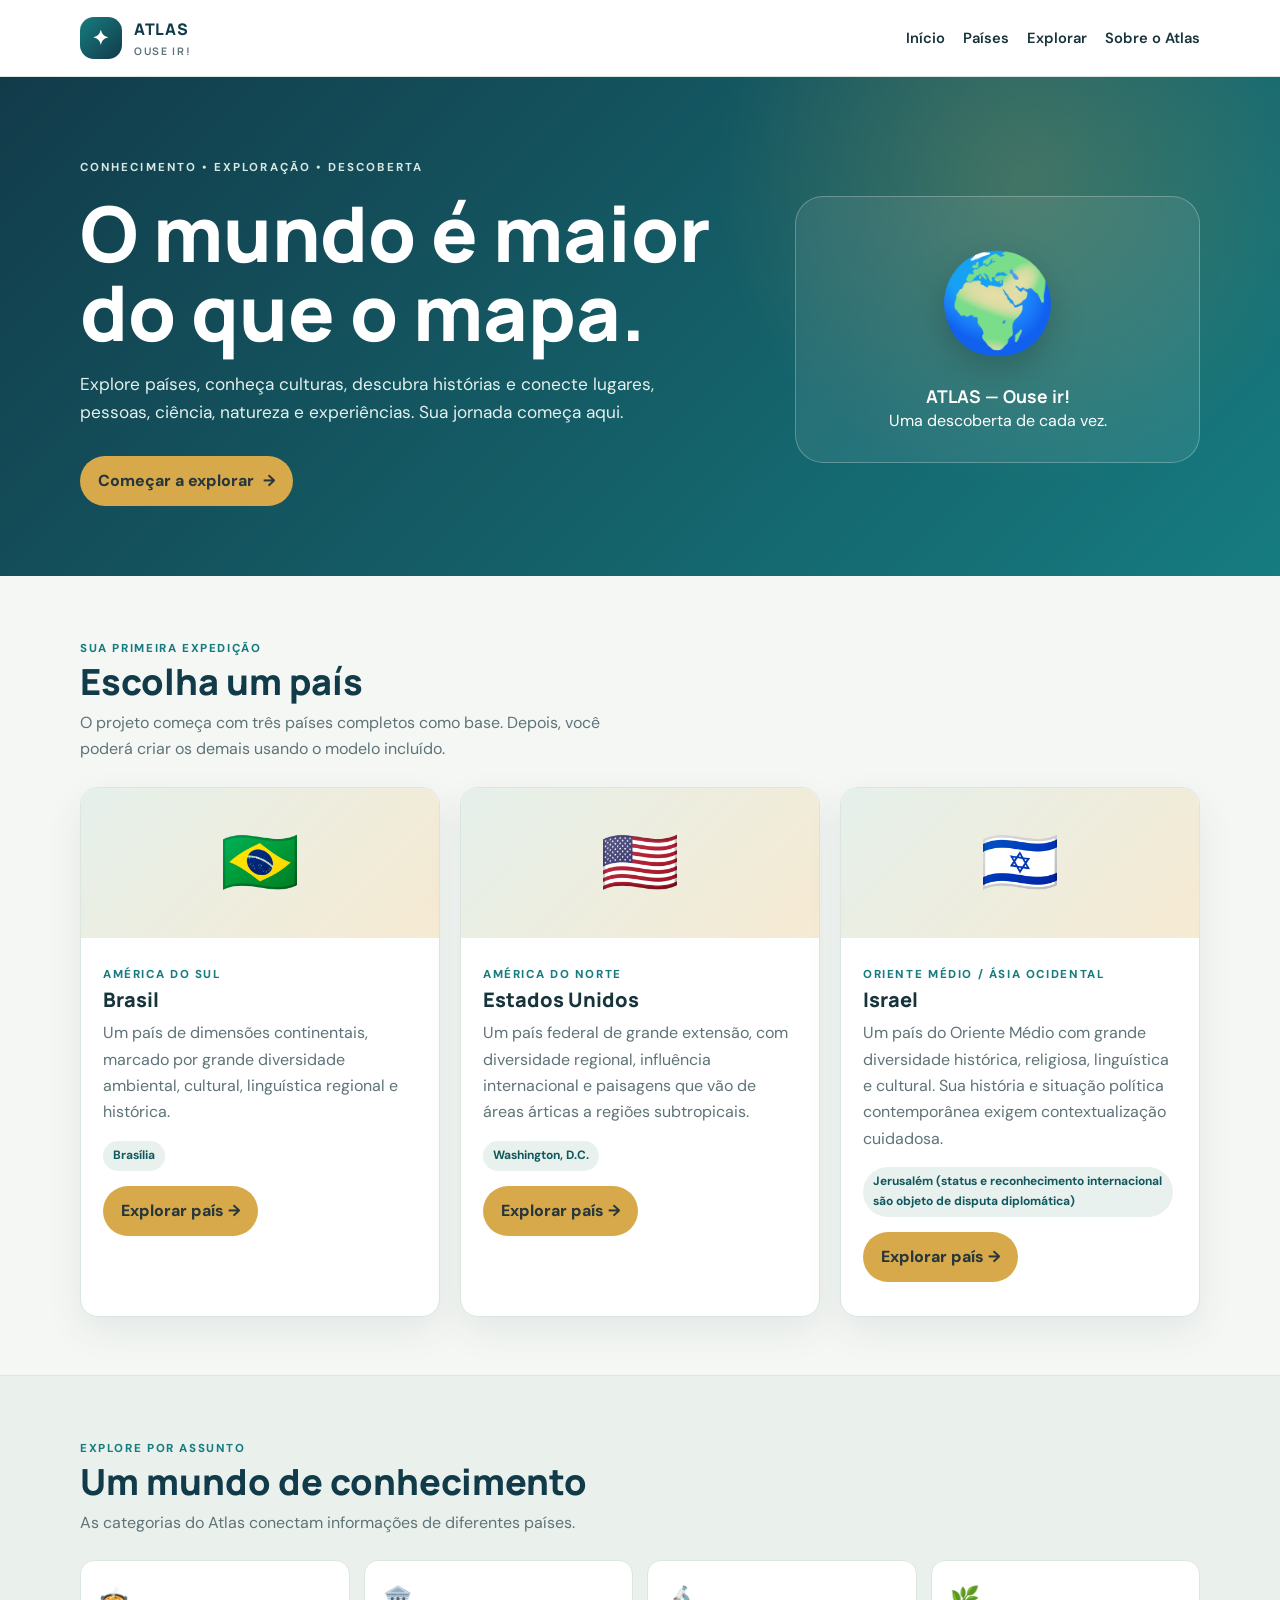
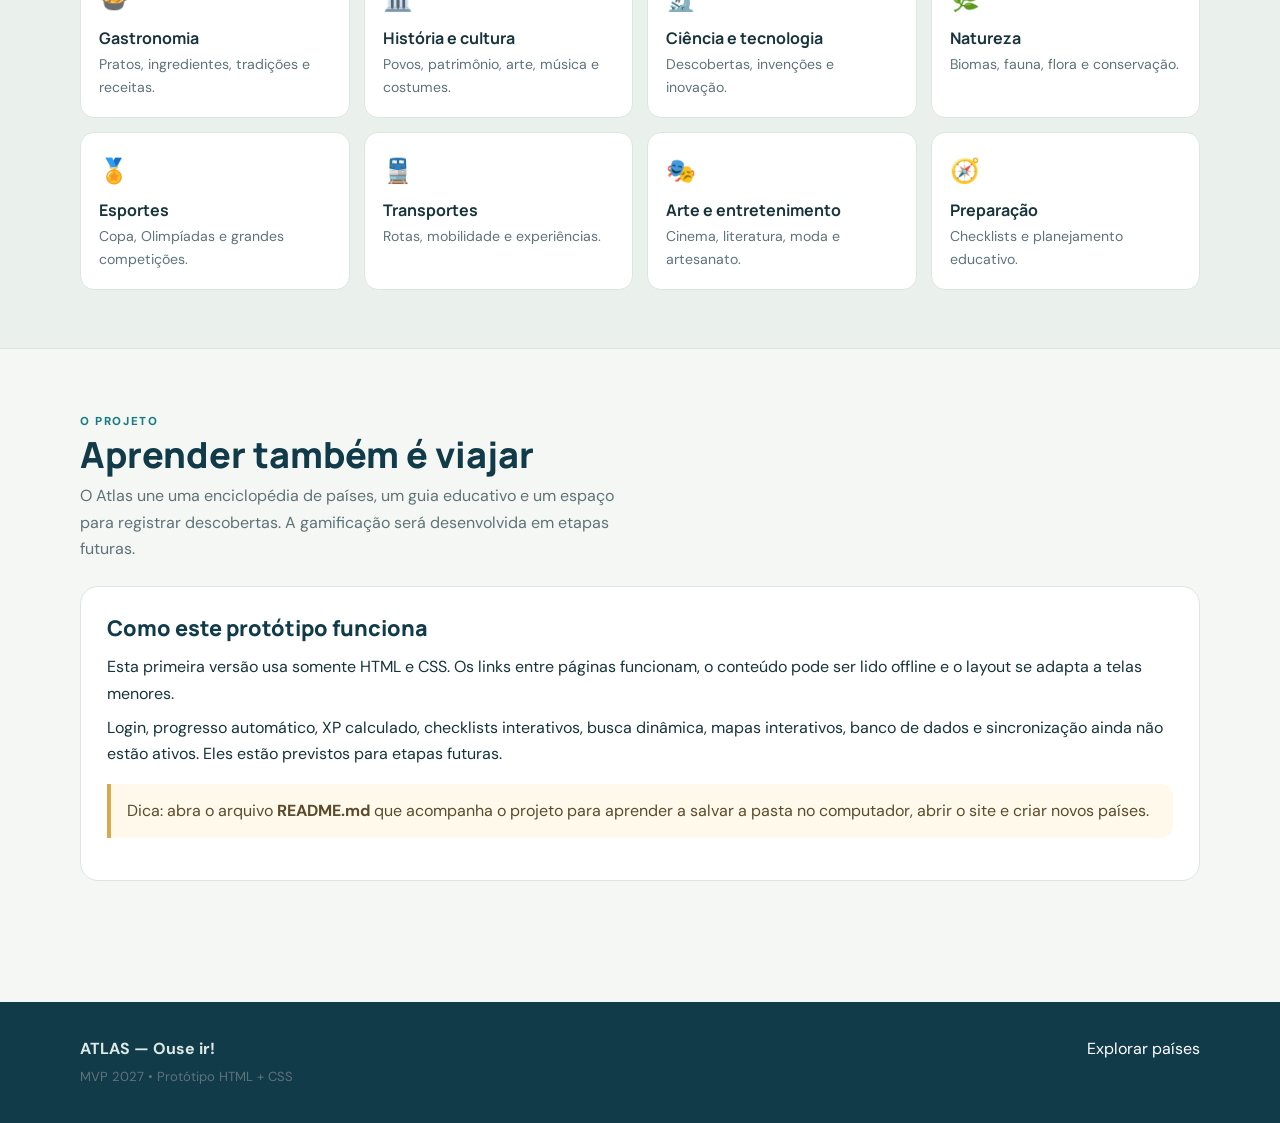
<file: index.html>
<!DOCTYPE html>
<html lang="pt-BR">
<head>
  <meta charset="UTF-8">
  <meta name="viewport" content="width=device-width, initial-scale=1.0">
  <meta name="description" content="ATLAS — Ouse ir! Explore países, culturas, história, ciência e natureza.">
  <title>ATLAS — Ouse ir!</title>
  <link rel="stylesheet" href="css/estilo.css">
</head>
<body>
<a class="skip-link" href="#conteudo">Pular para o conteúdo</a>
<header class="site-header">
  <div class="container header-inner">
    <a class="brand" href="index.html" aria-label="Atlas, página inicial">
      <span class="brand-mark">✦</span><span>ATLAS<small>OUSE IR!</small></span>
    </a>
    <nav class="main-nav" aria-label="Navegação principal">
      <a href="index.html">Início</a><a href="index.html#paises">Países</a>
      <a href="index.html#explorar">Explorar</a><a href="index.html#sobre">Sobre o Atlas</a>
    </nav>
  </div>
</header>
<main id="conteudo">
  <section class="hero"><div class="container hero-grid">
    <div><span class="eyebrow">Conhecimento • Exploração • Descoberta</span>
      <h1>O mundo é maior do que o mapa.</h1>
      <p>Explore países, conheça culturas, descubra histórias e conecte lugares, pessoas, ciência, natureza e experiências. Sua jornada começa aqui.</p>
      <a class="button" href="#paises">Começar a explorar <span aria-hidden="true">→</span></a>
    </div>
    <div class="hero-art"><div><div class="hero-globe" aria-hidden="true">🌍</div><strong>ATLAS — Ouse ir!</strong><span>Uma descoberta de cada vez.</span></div></div>
  </div></section>
  <section class="section" id="paises"><div class="container">
    <div class="section-heading"><div><span class="kicker">Sua primeira expedição</span><h2>Escolha um país</h2><p>O projeto começa com três países completos como base. Depois, você poderá criar os demais usando o modelo incluído.</p></div></div>
    <div class="grid">
<article class="card"><div class="country-visual" aria-hidden="true">🇧🇷</div>
  <div class="country-body"><span class="kicker">América do Sul</span><h3>Brasil</h3>
  <p>Um país de dimensões continentais, marcado por grande diversidade ambiental, cultural, linguística regional e histórica.</p><span class="pill">Brasília</span>
  <p><a class="button" href="paises/brasil.html">Explorar país →</a></p></div></article>

<article class="card"><div class="country-visual" aria-hidden="true">🇺🇸</div>
  <div class="country-body"><span class="kicker">América do Norte</span><h3>Estados Unidos</h3>
  <p>Um país federal de grande extensão, com diversidade regional, influência internacional e paisagens que vão de áreas árticas a regiões subtropicais.</p><span class="pill">Washington, D.C.</span>
  <p><a class="button" href="paises/estados-unidos.html">Explorar país →</a></p></div></article>

<article class="card"><div class="country-visual" aria-hidden="true">🇮🇱</div>
  <div class="country-body"><span class="kicker">Oriente Médio / Ásia Ocidental</span><h3>Israel</h3>
  <p>Um país do Oriente Médio com grande diversidade histórica, religiosa, linguística e cultural. Sua história e situação política contemporânea exigem contextualização cuidadosa.</p><span class="pill">Jerusalém (status e reconhecimento internacional são objeto de disputa diplomática)</span>
  <p><a class="button" href="paises/israel.html">Explorar país →</a></p></div></article></div>
  </div></section>
  <section class="feature-band section" id="explorar"><div class="container">
    <div class="section-heading"><div><span class="kicker">Explore por assunto</span><h2>Um mundo de conhecimento</h2><p>As categorias do Atlas conectam informações de diferentes países.</p></div></div>
    <div class="feature-list">
      <article class="feature"><span>🍲</span><h3>Gastronomia</h3><p>Pratos, ingredientes, tradições e receitas.</p></article>
      <article class="feature"><span>🏛️</span><h3>História e cultura</h3><p>Povos, patrimônio, arte, música e costumes.</p></article>
      <article class="feature"><span>🔬</span><h3>Ciência e tecnologia</h3><p>Descobertas, invenções e inovação.</p></article>
      <article class="feature"><span>🌿</span><h3>Natureza</h3><p>Biomas, fauna, flora e conservação.</p></article>
      <article class="feature"><span>🏅</span><h3>Esportes</h3><p>Copa, Olimpíadas e grandes competições.</p></article>
      <article class="feature"><span>🚆</span><h3>Transportes</h3><p>Rotas, mobilidade e experiências.</p></article>
      <article class="feature"><span>🎭</span><h3>Arte e entretenimento</h3><p>Cinema, literatura, moda e artesanato.</p></article>
      <article class="feature"><span>🧭</span><h3>Preparação</h3><p>Checklists e planejamento educativo.</p></article>
    </div>
  </div></section>
  <section class="section" id="sobre"><div class="container">
    <div class="section-heading"><div><span class="kicker">O projeto</span><h2>Aprender também é viajar</h2><p>O Atlas une uma enciclopédia de países, um guia educativo e um espaço para registrar descobertas. A gamificação será desenvolvida em etapas futuras.</p></div></div>
    <div class="content-section"><h2>Como este protótipo funciona</h2>
      <p>Esta primeira versão usa somente HTML e CSS. Os links entre páginas funcionam, o conteúdo pode ser lido offline e o layout se adapta a telas menores.</p>
      <p>Login, progresso automático, XP calculado, checklists interativos, busca dinâmica, mapas interativos, banco de dados e sincronização ainda não estão ativos. Eles estão previstos para etapas futuras.</p>
      <div class="note">Dica: abra o arquivo <strong>README.md</strong> que acompanha o projeto para aprender a salvar a pasta no computador, abrir o site e criar novos países.</div>
    </div>
  </div></section>
</main>
<footer class="site-footer"><div class="container footer-inner"><div><strong>ATLAS — Ouse ir!</strong><br><span class="small">MVP 2027 • Protótipo HTML + CSS</span></div><div><a href="#paises">Explorar países</a></div></div></footer>
</body></html>
</file>
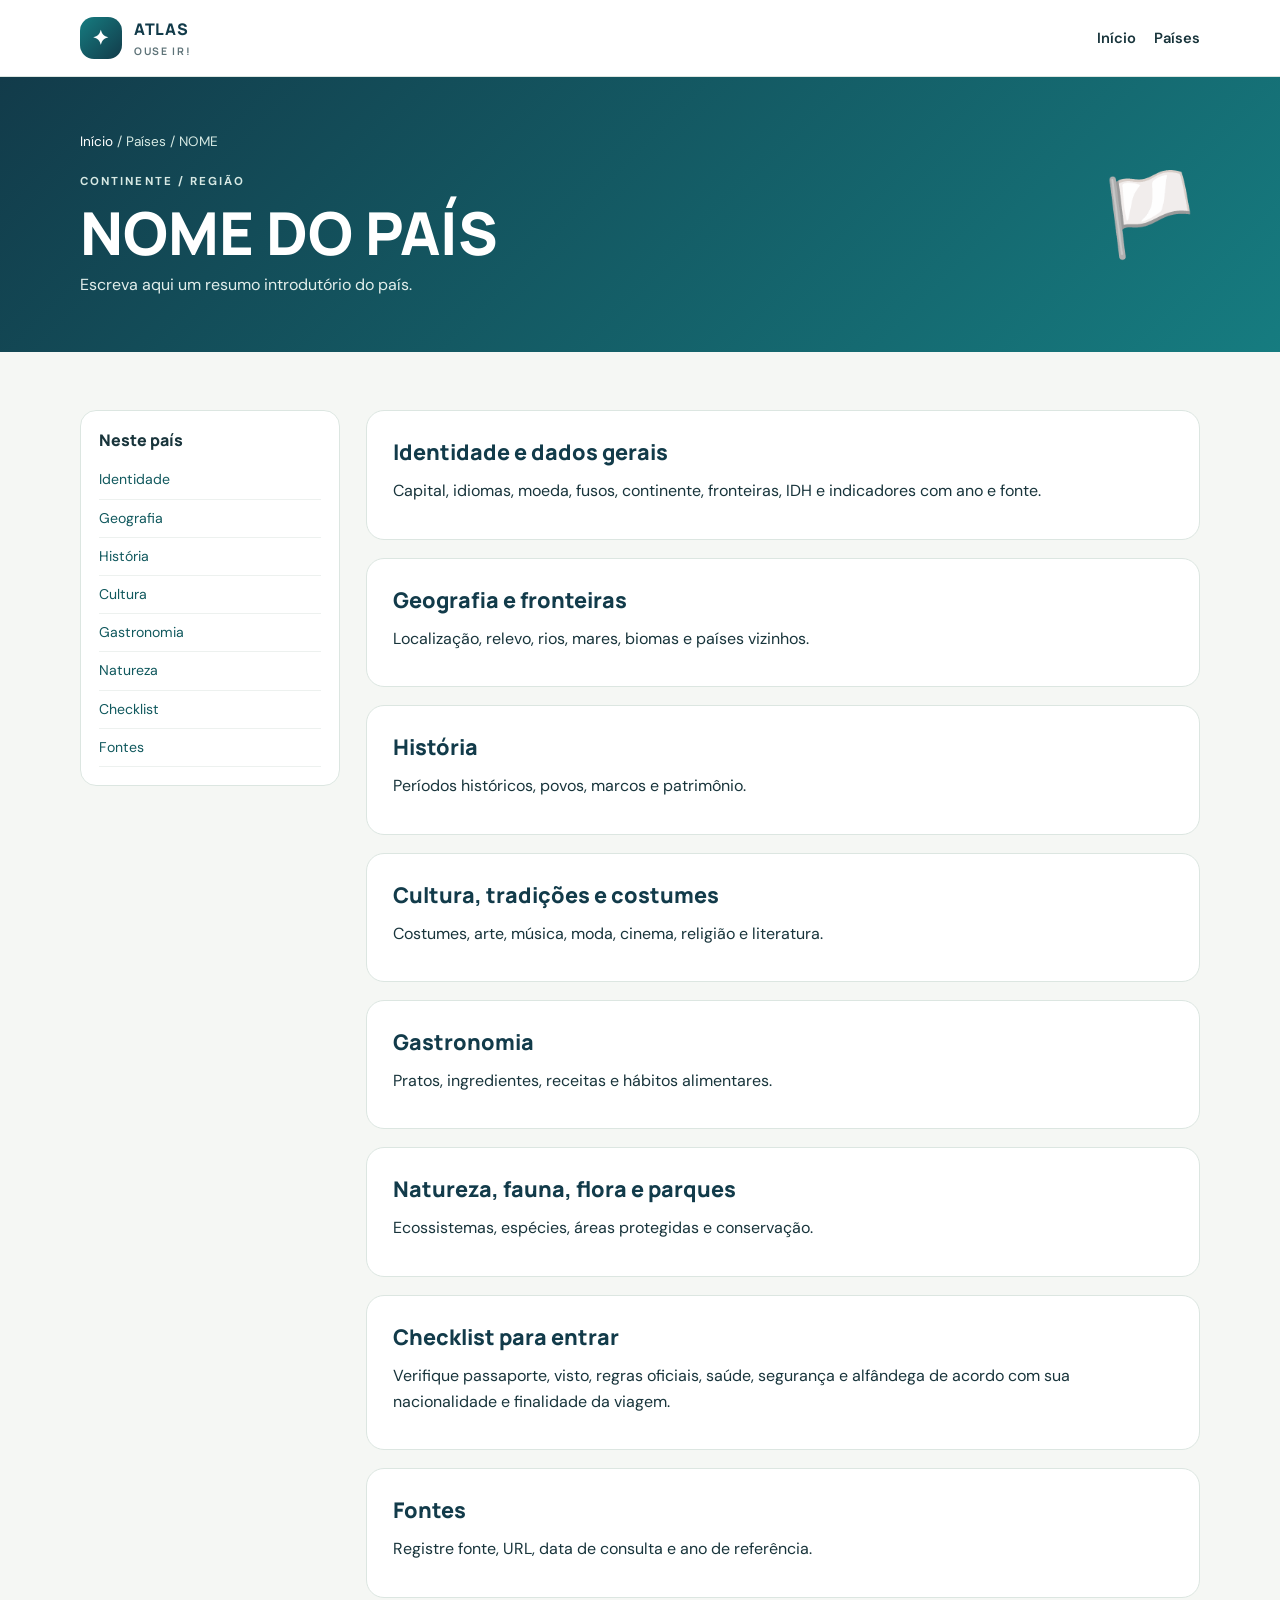
<file: modelos/modelo-pais.html>
<!DOCTYPE html>
<html lang="pt-BR">
<head>
  <meta charset="UTF-8">
  <meta name="viewport" content="width=device-width, initial-scale=1.0">
  <title>NOME DO PAÍS | ATLAS — Ouse ir!</title>
  <link rel="stylesheet" href="../css/estilo.css">
</head>
<body>
<!-- Copie este arquivo para a pasta paises, renomeie e substitua os textos indicados. -->
<a class="skip-link" href="#conteudo">Pular para o conteúdo</a>
<header class="site-header"><div class="container header-inner">
  <a class="brand" href="../index.html"><span class="brand-mark">✦</span><span>ATLAS<small>OUSE IR!</small></span></a>
  <nav class="main-nav" aria-label="Navegação principal"><a href="../index.html">Início</a><a href="../index.html#paises">Países</a></nav>
</div></header>
<main id="conteudo">
<section class="page-hero"><div class="container"><div><div class="breadcrumb"><a href="../index.html">Início</a> / Países / NOME</div><span class="eyebrow">CONTINENTE / REGIÃO</span><h1>NOME DO PAÍS</h1><p>Escreva aqui um resumo introdutório do país.</p></div><div class="flag">🏳️</div></div></section>
<section class="section"><div class="container country-layout">
<aside class="sidebar"><h2>Neste país</h2>
<a href="#identidade">Identidade</a><a href="#geografia">Geografia</a><a href="#historia">História</a><a href="#cultura">Cultura</a><a href="#gastronomia">Gastronomia</a><a href="#natureza">Natureza</a><a href="#checklist">Checklist</a><a href="#fontes">Fontes</a>
</aside><div>
<section class="content-section" id="identidade"><h2>Identidade e dados gerais</h2><p>Capital, idiomas, moeda, fusos, continente, fronteiras, IDH e indicadores com ano e fonte.</p></section>
<section class="content-section" id="geografia"><h2>Geografia e fronteiras</h2><p>Localização, relevo, rios, mares, biomas e países vizinhos.</p></section>
<section class="content-section" id="historia"><h2>História</h2><p>Períodos históricos, povos, marcos e patrimônio.</p></section>
<section class="content-section" id="cultura"><h2>Cultura, tradições e costumes</h2><p>Costumes, arte, música, moda, cinema, religião e literatura.</p></section>
<section class="content-section" id="gastronomia"><h2>Gastronomia</h2><p>Pratos, ingredientes, receitas e hábitos alimentares.</p></section>
<section class="content-section" id="natureza"><h2>Natureza, fauna, flora e parques</h2><p>Ecossistemas, espécies, áreas protegidas e conservação.</p></section>
<section class="content-section" id="checklist"><h2>Checklist para entrar</h2><p>Verifique passaporte, visto, regras oficiais, saúde, segurança e alfândega de acordo com sua nacionalidade e finalidade da viagem.</p></section>
<section class="content-section" id="fontes"><h2>Fontes</h2><p>Registre fonte, URL, data de consulta e ano de referência.</p></section>
</div></div></section>
</main></body></html>
</file>
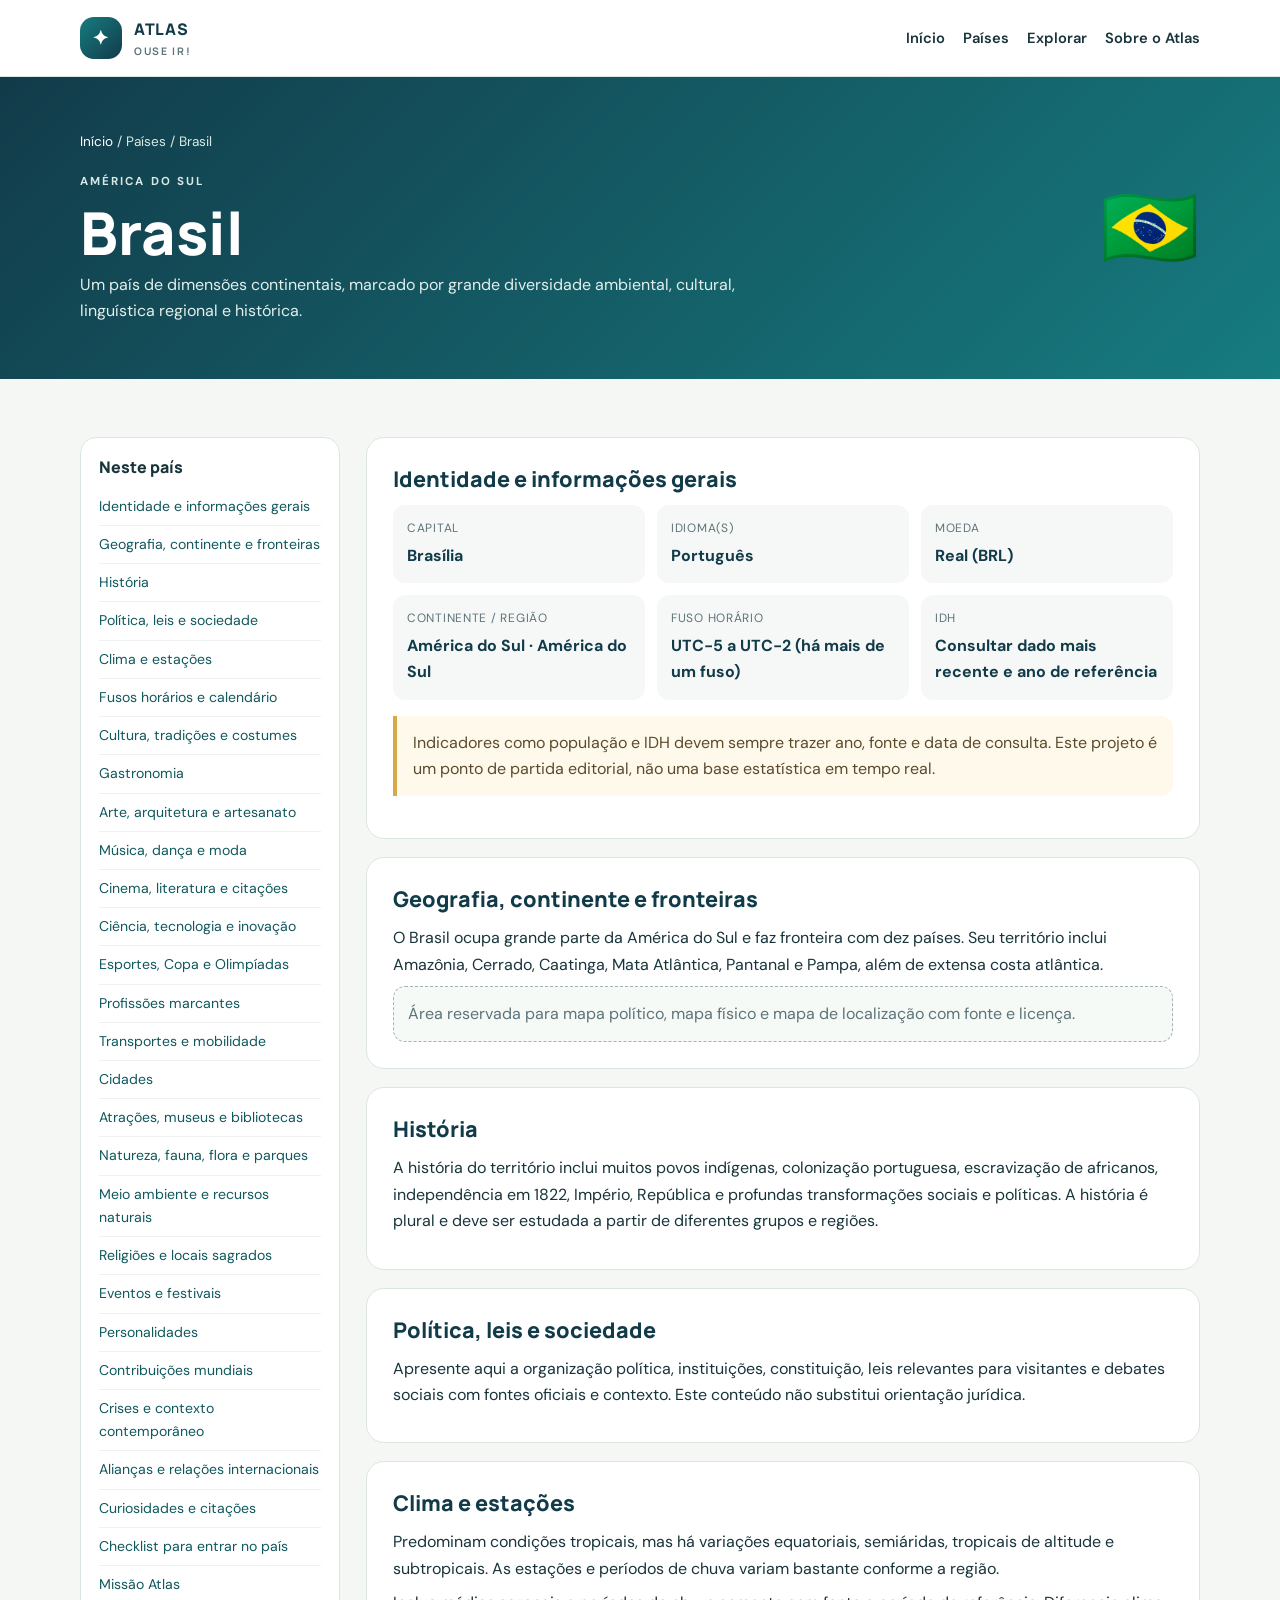
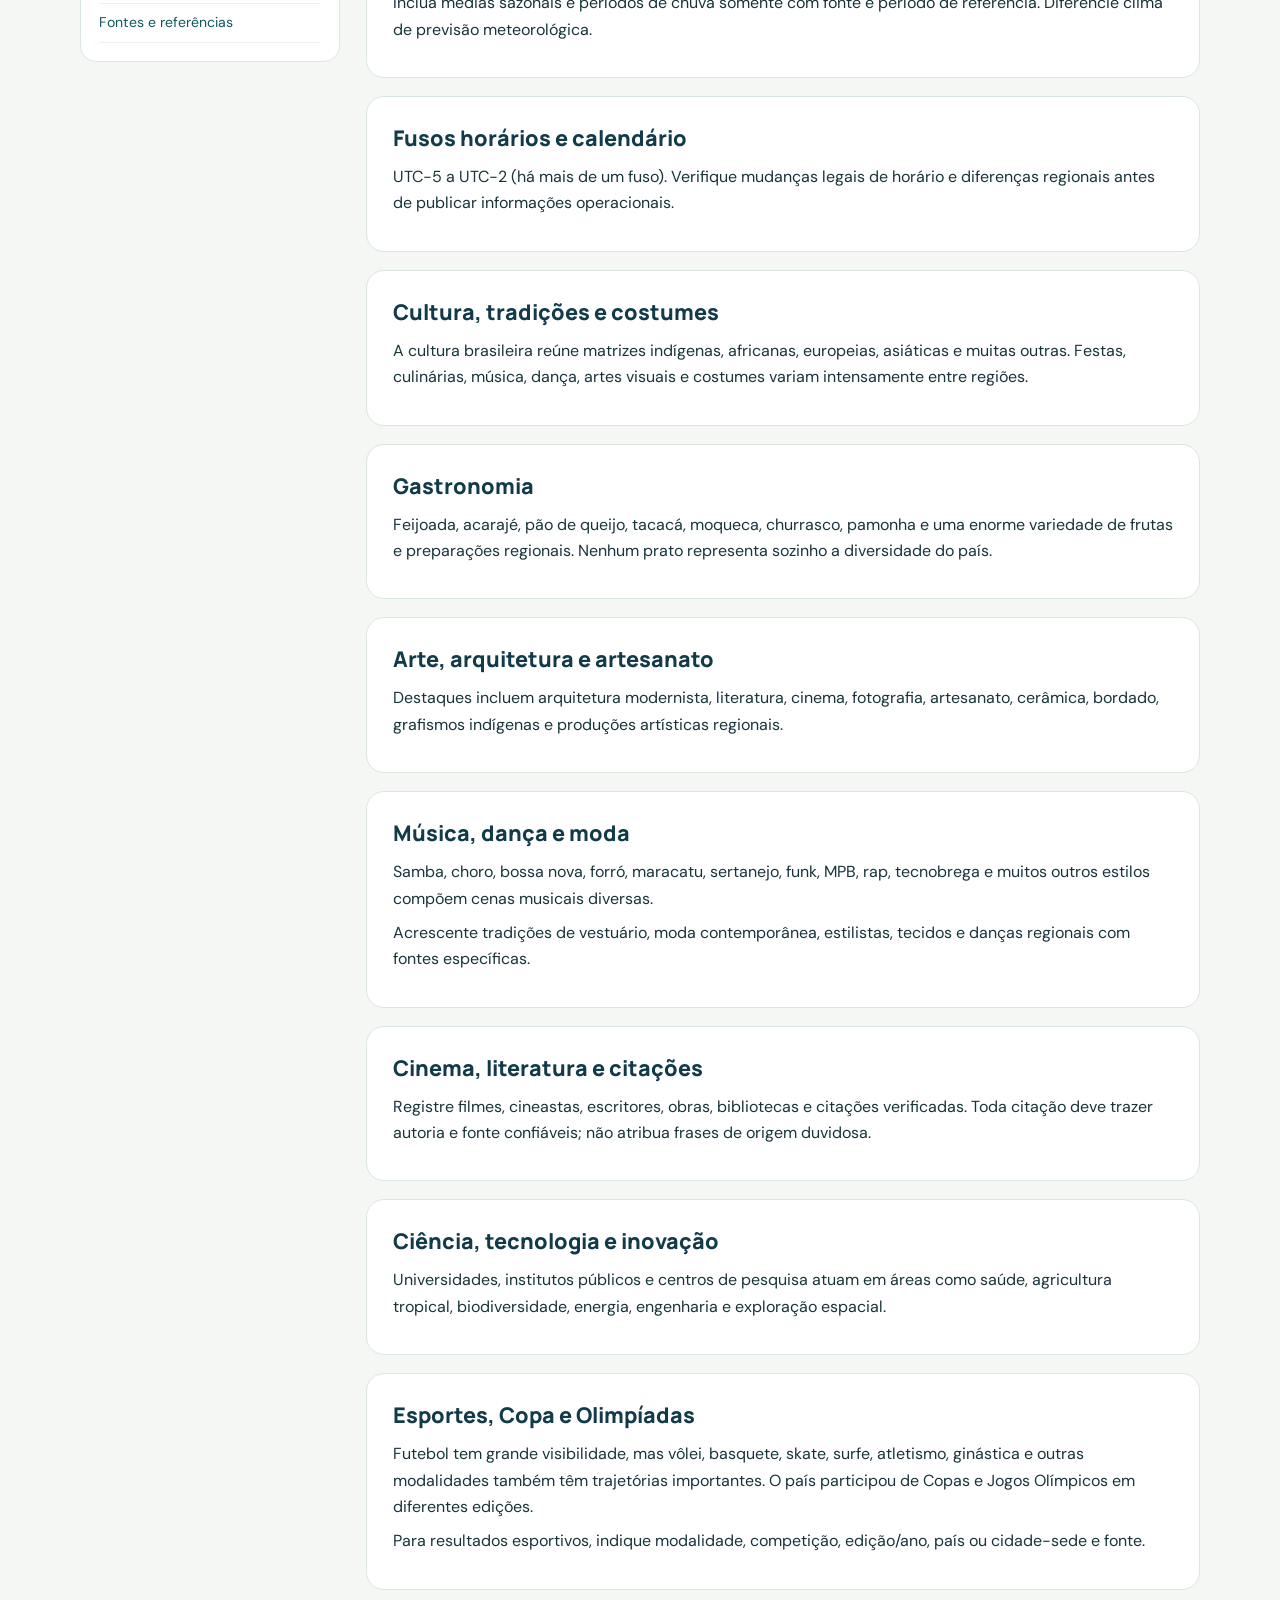
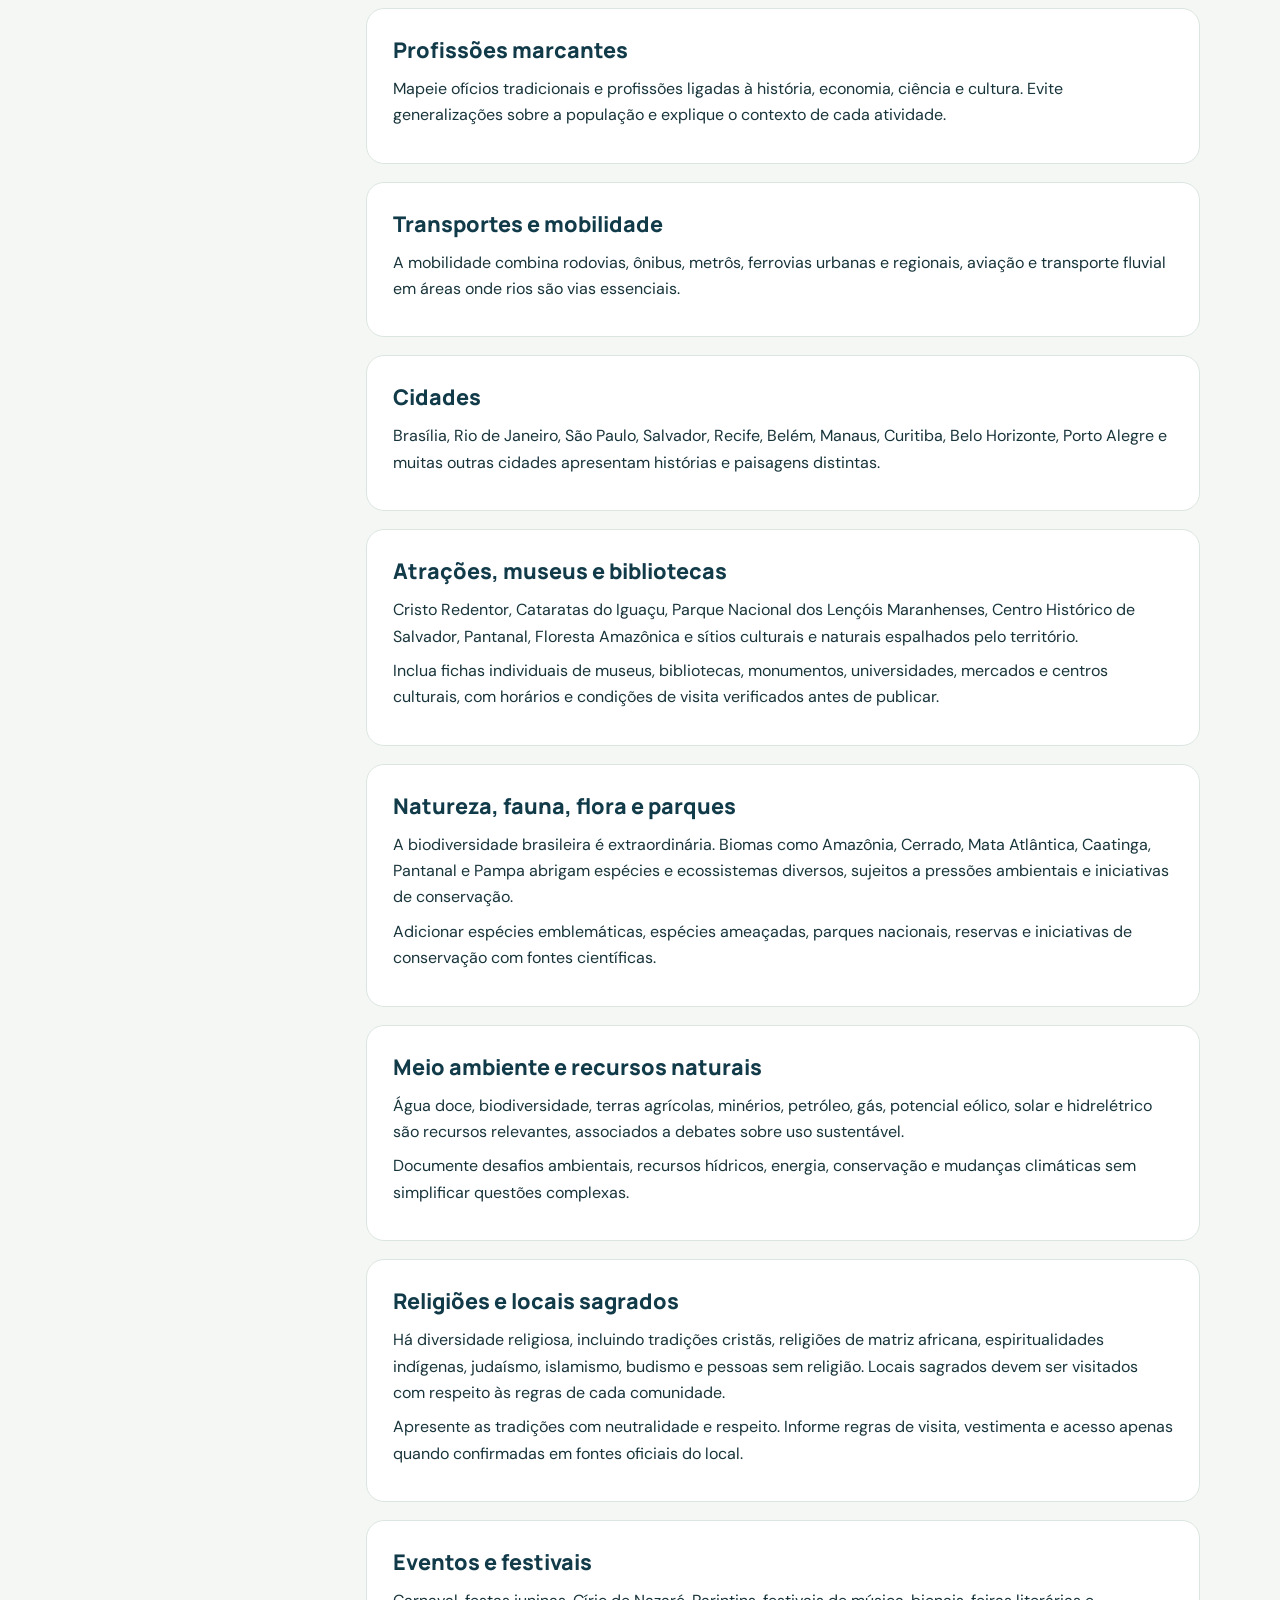
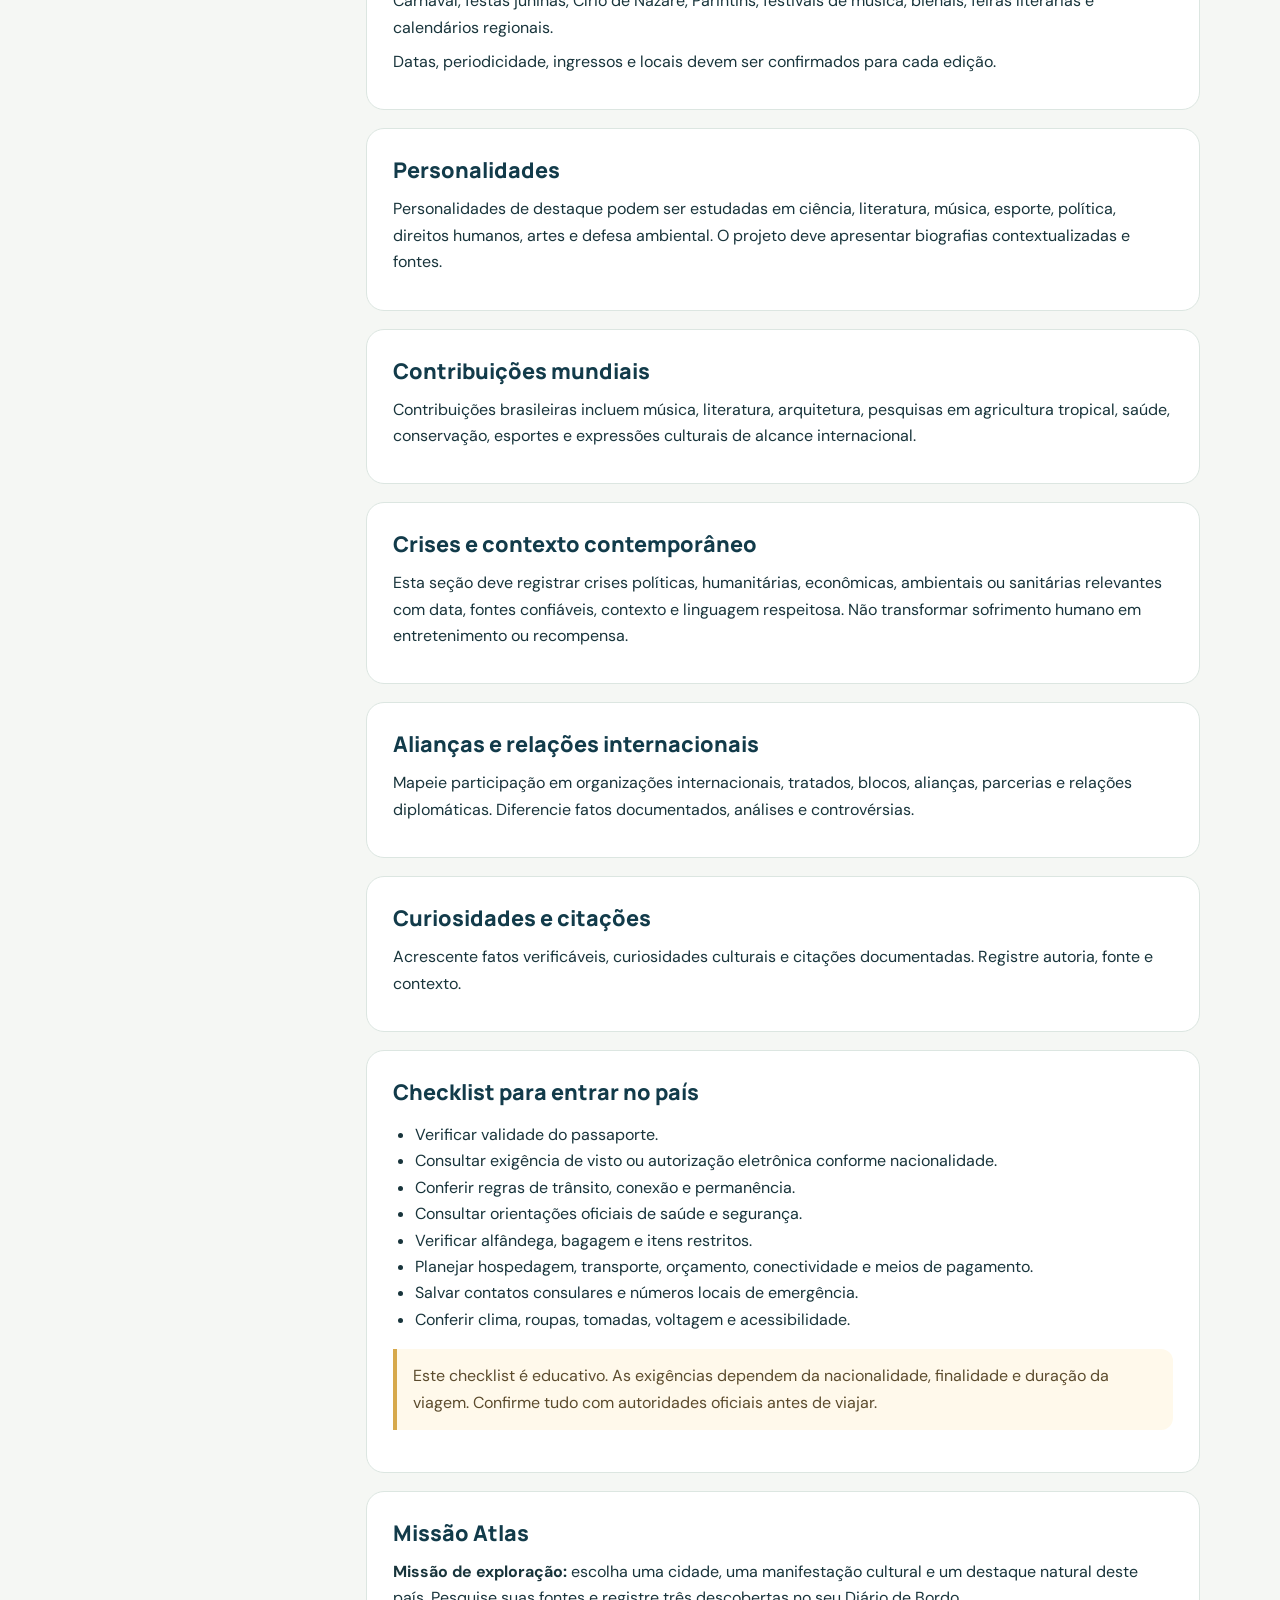
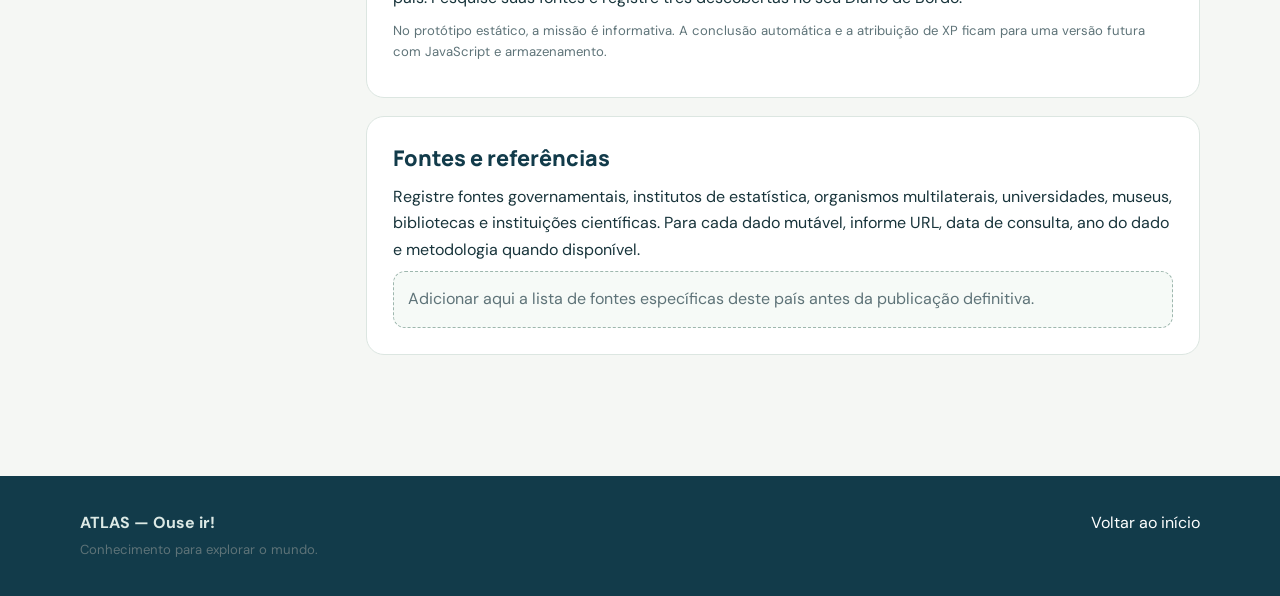
<file: paises/brasil.html>
<!DOCTYPE html>
<html lang="pt-BR">
<head>
  <meta charset="UTF-8">
  <meta name="viewport" content="width=device-width, initial-scale=1.0">
  <meta name="description" content="Explore Brasil no Atlas — Ouse ir!">
  <title>Brasil | ATLAS — Ouse ir!</title>
  <link rel="stylesheet" href="../css/estilo.css">
</head>
<body>
<a class="skip-link" href="#conteudo">Pular para o conteúdo</a>
<header class="site-header">
  <div class="container header-inner">
    <a class="brand" href="../index.html" aria-label="Atlas, página inicial">
      <span class="brand-mark">✦</span><span>ATLAS<small>OUSE IR!</small></span>
    </a>
    <nav class="main-nav" aria-label="Navegação principal">
      <a href="../index.html">Início</a><a href="../index.html#paises">Países</a>
      <a href="../index.html#explorar">Explorar</a><a href="../index.html#sobre">Sobre o Atlas</a>
    </nav>
  </div>
</header>
<main id="conteudo">
  <section class="page-hero"><div class="container">
    <div><div class="breadcrumb"><a href="../index.html">Início</a> / Países / Brasil</div>
      <span class="eyebrow">América do Sul</span><h1>Brasil</h1><p>Um país de dimensões continentais, marcado por grande diversidade ambiental, cultural, linguística regional e histórica.</p>
    </div><div class="flag" aria-hidden="true">🇧🇷</div>
  </div></section>
  <section class="section"><div class="container country-layout">
    <aside class="sidebar"><h2>Neste país</h2><a href="#identidade">Identidade e informações gerais</a>
<a href="#geografia">Geografia, continente e fronteiras</a>
<a href="#historia">História</a>
<a href="#politica">Política, leis e sociedade</a>
<a href="#clima">Clima e estações</a>
<a href="#fusos">Fusos horários e calendário</a>
<a href="#cultura">Cultura, tradições e costumes</a>
<a href="#gastronomia">Gastronomia</a>
<a href="#arte">Arte, arquitetura e artesanato</a>
<a href="#musica-moda">Música, dança e moda</a>
<a href="#cinema">Cinema, literatura e citações</a>
<a href="#ciencia">Ciência, tecnologia e inovação</a>
<a href="#esportes">Esportes, Copa e Olimpíadas</a>
<a href="#profissoes">Profissões marcantes</a>
<a href="#transportes">Transportes e mobilidade</a>
<a href="#cidades">Cidades</a>
<a href="#atracoes">Atrações, museus e bibliotecas</a>
<a href="#natureza">Natureza, fauna, flora e parques</a>
<a href="#meio-ambiente">Meio ambiente e recursos naturais</a>
<a href="#religiao">Religiões e locais sagrados</a>
<a href="#eventos">Eventos e festivais</a>
<a href="#personalidades">Personalidades</a>
<a href="#contribuicoes">Contribuições mundiais</a>
<a href="#crises">Crises e contexto contemporâneo</a>
<a href="#aliancas">Alianças e relações internacionais</a>
<a href="#curiosidades">Curiosidades e citações</a>
<a href="#checklist">Checklist para entrar no país</a>
<a href="#missoes">Missão Atlas</a>
<a href="#fontes">Fontes e referências</a></aside>
    <div><section class="content-section" id="identidade"><h2>Identidade e informações gerais</h2><div class="info-grid">
          <div class="info-item"><small>Capital</small><strong>Brasília</strong></div>
          <div class="info-item"><small>Idioma(s)</small><strong>Português</strong></div>
          <div class="info-item"><small>Moeda</small><strong>Real (BRL)</strong></div>
          <div class="info-item"><small>Continente / região</small><strong>América do Sul · América do Sul</strong></div>
          <div class="info-item"><small>Fuso horário</small><strong>UTC−5 a UTC−2 (há mais de um fuso)</strong></div>
          <div class="info-item"><small>IDH</small><strong>Consultar dado mais recente e ano de referência</strong></div>
        </div><div class="note">Indicadores como população e IDH devem sempre trazer ano, fonte e data de consulta. Este projeto é um ponto de partida editorial, não uma base estatística em tempo real.</div></section>
<section class="content-section" id="geografia"><h2>Geografia, continente e fronteiras</h2><p>O Brasil ocupa grande parte da América do Sul e faz fronteira com dez países. Seu território inclui Amazônia, Cerrado, Caatinga, Mata Atlântica, Pantanal e Pampa, além de extensa costa atlântica.</p><div class='placeholder'>Área reservada para mapa político, mapa físico e mapa de localização com fonte e licença.</div></section>
<section class="content-section" id="historia"><h2>História</h2><p>A história do território inclui muitos povos indígenas, colonização portuguesa, escravização de africanos, independência em 1822, Império, República e profundas transformações sociais e políticas. A história é plural e deve ser estudada a partir de diferentes grupos e regiões.</p></section>
<section class="content-section" id="politica"><h2>Política, leis e sociedade</h2><p>Apresente aqui a organização política, instituições, constituição, leis relevantes para visitantes e debates sociais com fontes oficiais e contexto. Este conteúdo não substitui orientação jurídica.</p></section>
<section class="content-section" id="clima"><h2>Clima e estações</h2><p>Predominam condições tropicais, mas há variações equatoriais, semiáridas, tropicais de altitude e subtropicais. As estações e períodos de chuva variam bastante conforme a região.</p><p>Inclua médias sazonais e períodos de chuva somente com fonte e período de referência. Diferencie clima de previsão meteorológica.</p></section>
<section class="content-section" id="fusos"><h2>Fusos horários e calendário</h2><p>UTC−5 a UTC−2 (há mais de um fuso). Verifique mudanças legais de horário e diferenças regionais antes de publicar informações operacionais.</p></section>
<section class="content-section" id="cultura"><h2>Cultura, tradições e costumes</h2><p>A cultura brasileira reúne matrizes indígenas, africanas, europeias, asiáticas e muitas outras. Festas, culinárias, música, dança, artes visuais e costumes variam intensamente entre regiões.</p></section>
<section class="content-section" id="gastronomia"><h2>Gastronomia</h2><p>Feijoada, acarajé, pão de queijo, tacacá, moqueca, churrasco, pamonha e uma enorme variedade de frutas e preparações regionais. Nenhum prato representa sozinho a diversidade do país.</p></section>
<section class="content-section" id="arte"><h2>Arte, arquitetura e artesanato</h2><p>Destaques incluem arquitetura modernista, literatura, cinema, fotografia, artesanato, cerâmica, bordado, grafismos indígenas e produções artísticas regionais.</p></section>
<section class="content-section" id="musica-moda"><h2>Música, dança e moda</h2><p>Samba, choro, bossa nova, forró, maracatu, sertanejo, funk, MPB, rap, tecnobrega e muitos outros estilos compõem cenas musicais diversas.</p><p>Acrescente tradições de vestuário, moda contemporânea, estilistas, tecidos e danças regionais com fontes específicas.</p></section>
<section class="content-section" id="cinema"><h2>Cinema, literatura e citações</h2><p>Registre filmes, cineastas, escritores, obras, bibliotecas e citações verificadas. Toda citação deve trazer autoria e fonte confiáveis; não atribua frases de origem duvidosa.</p></section>
<section class="content-section" id="ciencia"><h2>Ciência, tecnologia e inovação</h2><p>Universidades, institutos públicos e centros de pesquisa atuam em áreas como saúde, agricultura tropical, biodiversidade, energia, engenharia e exploração espacial.</p></section>
<section class="content-section" id="esportes"><h2>Esportes, Copa e Olimpíadas</h2><p>Futebol tem grande visibilidade, mas vôlei, basquete, skate, surfe, atletismo, ginástica e outras modalidades também têm trajetórias importantes. O país participou de Copas e Jogos Olímpicos em diferentes edições.</p><p>Para resultados esportivos, indique modalidade, competição, edição/ano, país ou cidade-sede e fonte.</p></section>
<section class="content-section" id="profissoes"><h2>Profissões marcantes</h2><p>Mapeie ofícios tradicionais e profissões ligadas à história, economia, ciência e cultura. Evite generalizações sobre a população e explique o contexto de cada atividade.</p></section>
<section class="content-section" id="transportes"><h2>Transportes e mobilidade</h2><p>A mobilidade combina rodovias, ônibus, metrôs, ferrovias urbanas e regionais, aviação e transporte fluvial em áreas onde rios são vias essenciais.</p></section>
<section class="content-section" id="cidades"><h2>Cidades</h2><p>Brasília, Rio de Janeiro, São Paulo, Salvador, Recife, Belém, Manaus, Curitiba, Belo Horizonte, Porto Alegre e muitas outras cidades apresentam histórias e paisagens distintas.</p></section>
<section class="content-section" id="atracoes"><h2>Atrações, museus e bibliotecas</h2><p>Cristo Redentor, Cataratas do Iguaçu, Parque Nacional dos Lençóis Maranhenses, Centro Histórico de Salvador, Pantanal, Floresta Amazônica e sítios culturais e naturais espalhados pelo território.</p><p>Inclua fichas individuais de museus, bibliotecas, monumentos, universidades, mercados e centros culturais, com horários e condições de visita verificados antes de publicar.</p></section>
<section class="content-section" id="natureza"><h2>Natureza, fauna, flora e parques</h2><p>A biodiversidade brasileira é extraordinária. Biomas como Amazônia, Cerrado, Mata Atlântica, Caatinga, Pantanal e Pampa abrigam espécies e ecossistemas diversos, sujeitos a pressões ambientais e iniciativas de conservação.</p><p>Adicionar espécies emblemáticas, espécies ameaçadas, parques nacionais, reservas e iniciativas de conservação com fontes científicas.</p></section>
<section class="content-section" id="meio-ambiente"><h2>Meio ambiente e recursos naturais</h2><p>Água doce, biodiversidade, terras agrícolas, minérios, petróleo, gás, potencial eólico, solar e hidrelétrico são recursos relevantes, associados a debates sobre uso sustentável.</p><p>Documente desafios ambientais, recursos hídricos, energia, conservação e mudanças climáticas sem simplificar questões complexas.</p></section>
<section class="content-section" id="religiao"><h2>Religiões e locais sagrados</h2><p>Há diversidade religiosa, incluindo tradições cristãs, religiões de matriz africana, espiritualidades indígenas, judaísmo, islamismo, budismo e pessoas sem religião. Locais sagrados devem ser visitados com respeito às regras de cada comunidade.</p><p>Apresente as tradições com neutralidade e respeito. Informe regras de visita, vestimenta e acesso apenas quando confirmadas em fontes oficiais do local.</p></section>
<section class="content-section" id="eventos"><h2>Eventos e festivais</h2><p>Carnaval, festas juninas, Círio de Nazaré, Parintins, festivais de música, bienais, feiras literárias e calendários regionais.</p><p>Datas, periodicidade, ingressos e locais devem ser confirmados para cada edição.</p></section>
<section class="content-section" id="personalidades"><h2>Personalidades</h2><p>Personalidades de destaque podem ser estudadas em ciência, literatura, música, esporte, política, direitos humanos, artes e defesa ambiental. O projeto deve apresentar biografias contextualizadas e fontes.</p></section>
<section class="content-section" id="contribuicoes"><h2>Contribuições mundiais</h2><p>Contribuições brasileiras incluem música, literatura, arquitetura, pesquisas em agricultura tropical, saúde, conservação, esportes e expressões culturais de alcance internacional.</p></section>
<section class="content-section" id="crises"><h2>Crises e contexto contemporâneo</h2><p>Esta seção deve registrar crises políticas, humanitárias, econômicas, ambientais ou sanitárias relevantes com data, fontes confiáveis, contexto e linguagem respeitosa. Não transformar sofrimento humano em entretenimento ou recompensa.</p></section>
<section class="content-section" id="aliancas"><h2>Alianças e relações internacionais</h2><p>Mapeie participação em organizações internacionais, tratados, blocos, alianças, parcerias e relações diplomáticas. Diferencie fatos documentados, análises e controvérsias.</p></section>
<section class="content-section" id="curiosidades"><h2>Curiosidades e citações</h2><p>Acrescente fatos verificáveis, curiosidades culturais e citações documentadas. Registre autoria, fonte e contexto.</p></section>
<section class="content-section" id="checklist"><h2>Checklist para entrar no país</h2><ul><li>Verificar validade do passaporte.</li><li>Consultar exigência de visto ou autorização eletrônica conforme nacionalidade.</li><li>Conferir regras de trânsito, conexão e permanência.</li><li>Consultar orientações oficiais de saúde e segurança.</li><li>Verificar alfândega, bagagem e itens restritos.</li><li>Planejar hospedagem, transporte, orçamento, conectividade e meios de pagamento.</li><li>Salvar contatos consulares e números locais de emergência.</li><li>Conferir clima, roupas, tomadas, voltagem e acessibilidade.</li></ul><div class='note'>Este checklist é educativo. As exigências dependem da nacionalidade, finalidade e duração da viagem. Confirme tudo com autoridades oficiais antes de viajar.</div></section>
<section class="content-section" id="missoes"><h2>Missão Atlas</h2><p><strong>Missão de exploração:</strong> escolha uma cidade, uma manifestação cultural e um destaque natural deste país. Pesquise suas fontes e registre três descobertas no seu Diário de Bordo.</p><p class='small'>No protótipo estático, a missão é informativa. A conclusão automática e a atribuição de XP ficam para uma versão futura com JavaScript e armazenamento.</p></section>
<section class="content-section" id="fontes"><h2>Fontes e referências</h2><p>Registre fontes governamentais, institutos de estatística, organismos multilaterais, universidades, museus, bibliotecas e instituições científicas. Para cada dado mutável, informe URL, data de consulta, ano do dado e metodologia quando disponível.</p><div class='placeholder'>Adicionar aqui a lista de fontes específicas deste país antes da publicação definitiva.</div></section></div>
  </div></section>
</main>
<footer class="site-footer"><div class="container footer-inner"><div><strong>ATLAS — Ouse ir!</strong><br><span class="small">Conhecimento para explorar o mundo.</span></div><div><a href="../index.html">Voltar ao início</a></div></div></footer>
</body></html>
</file>
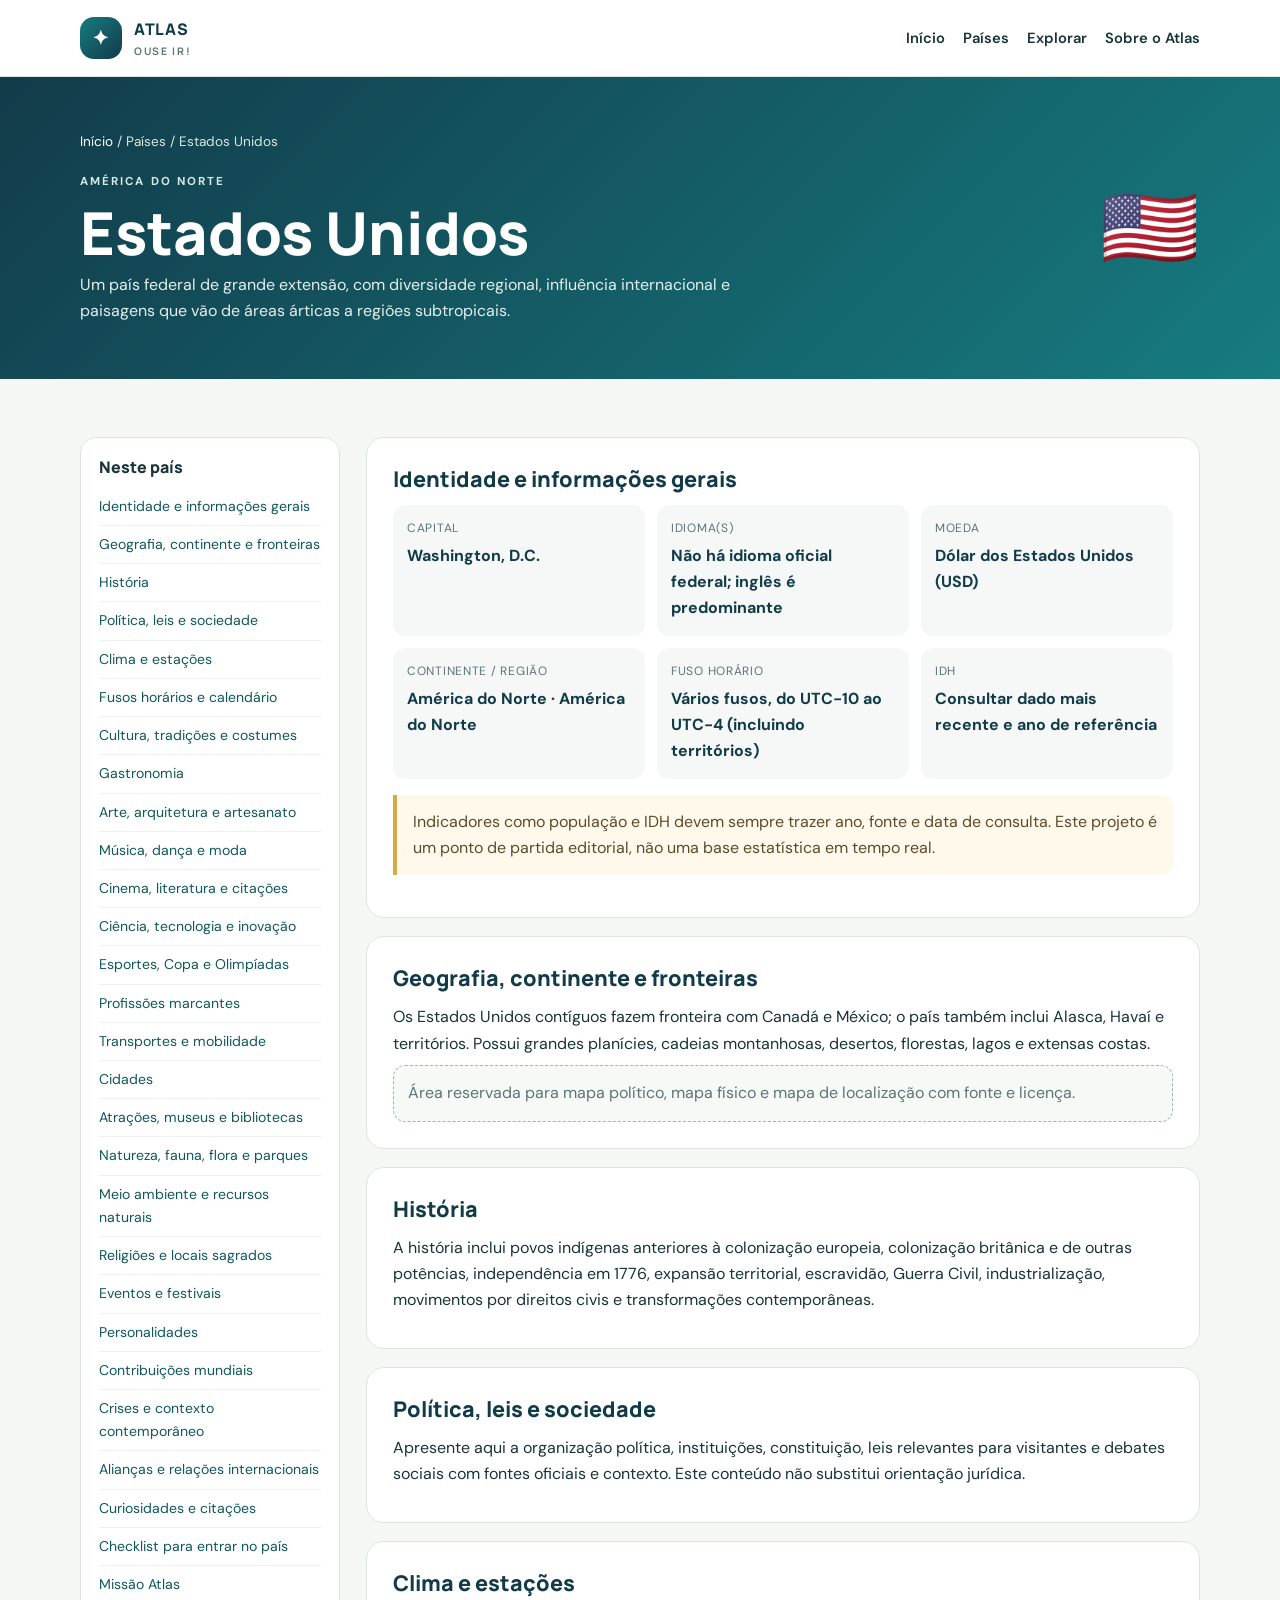
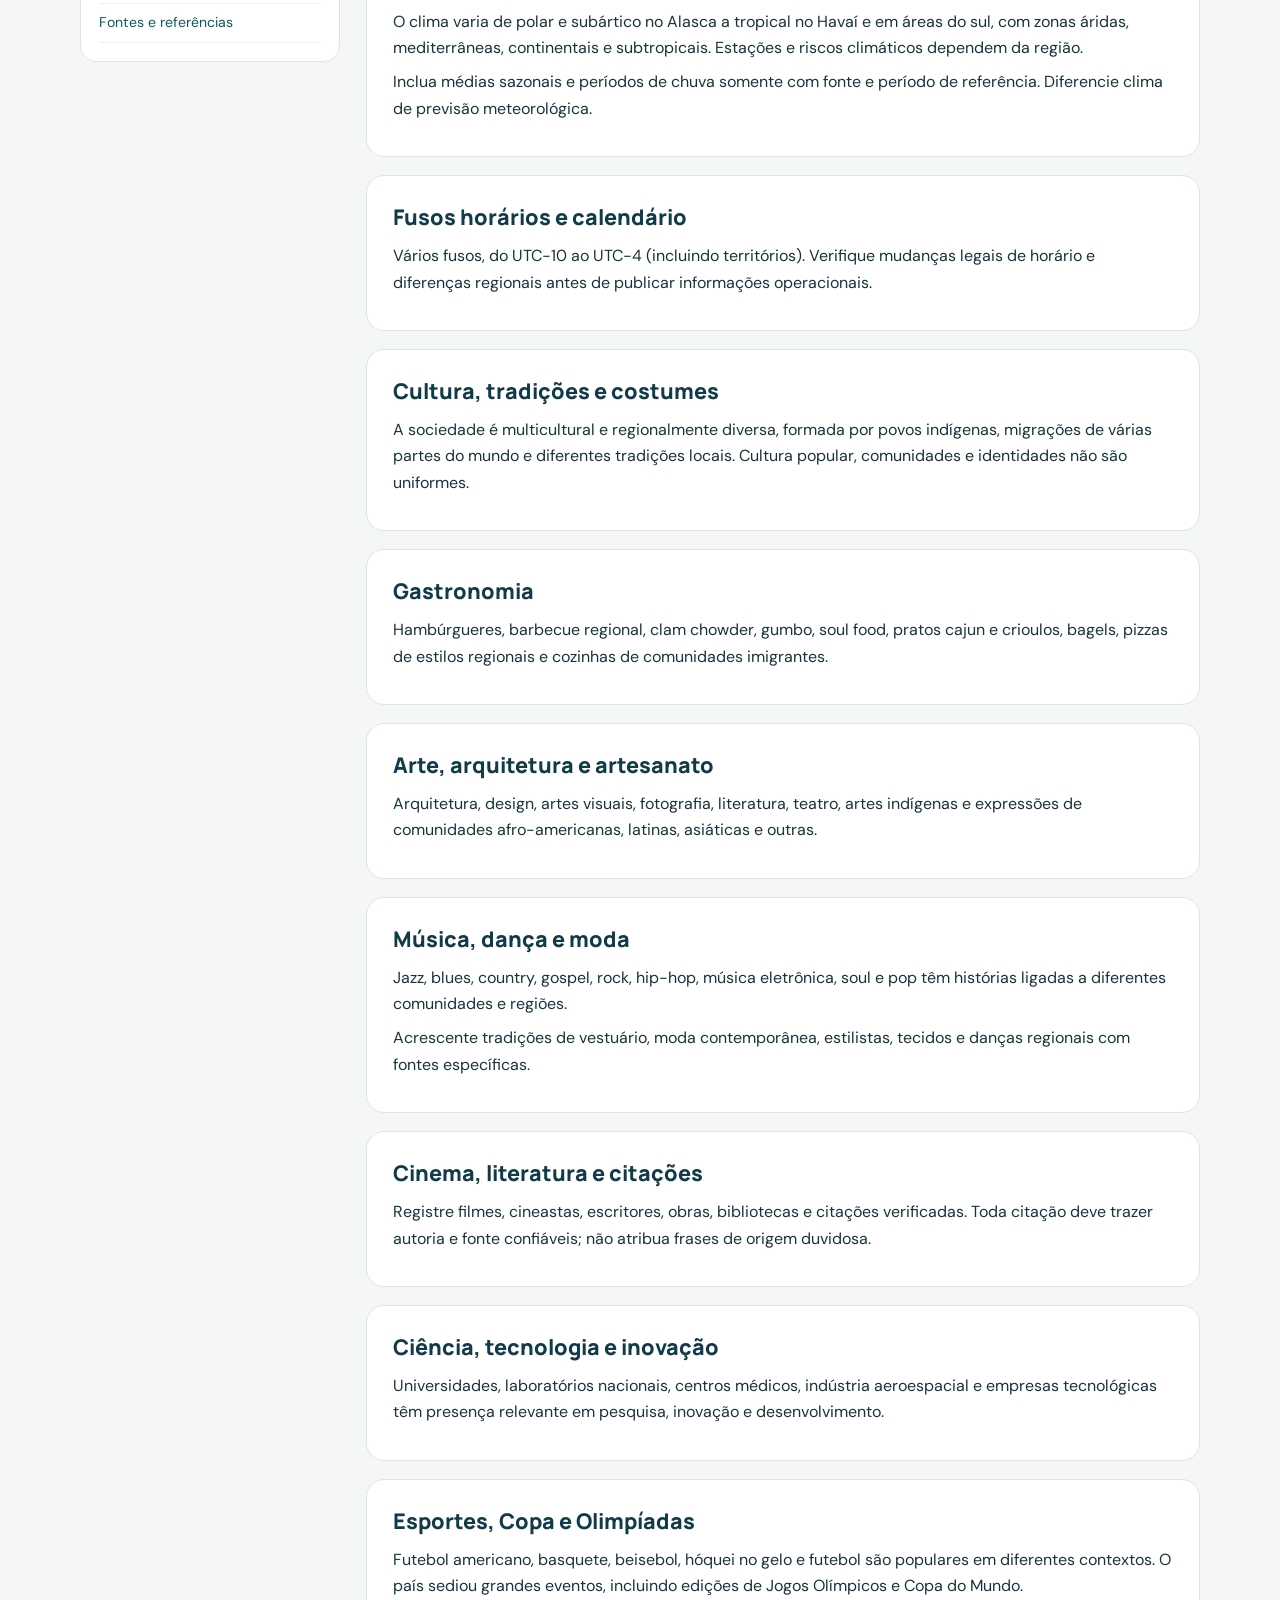
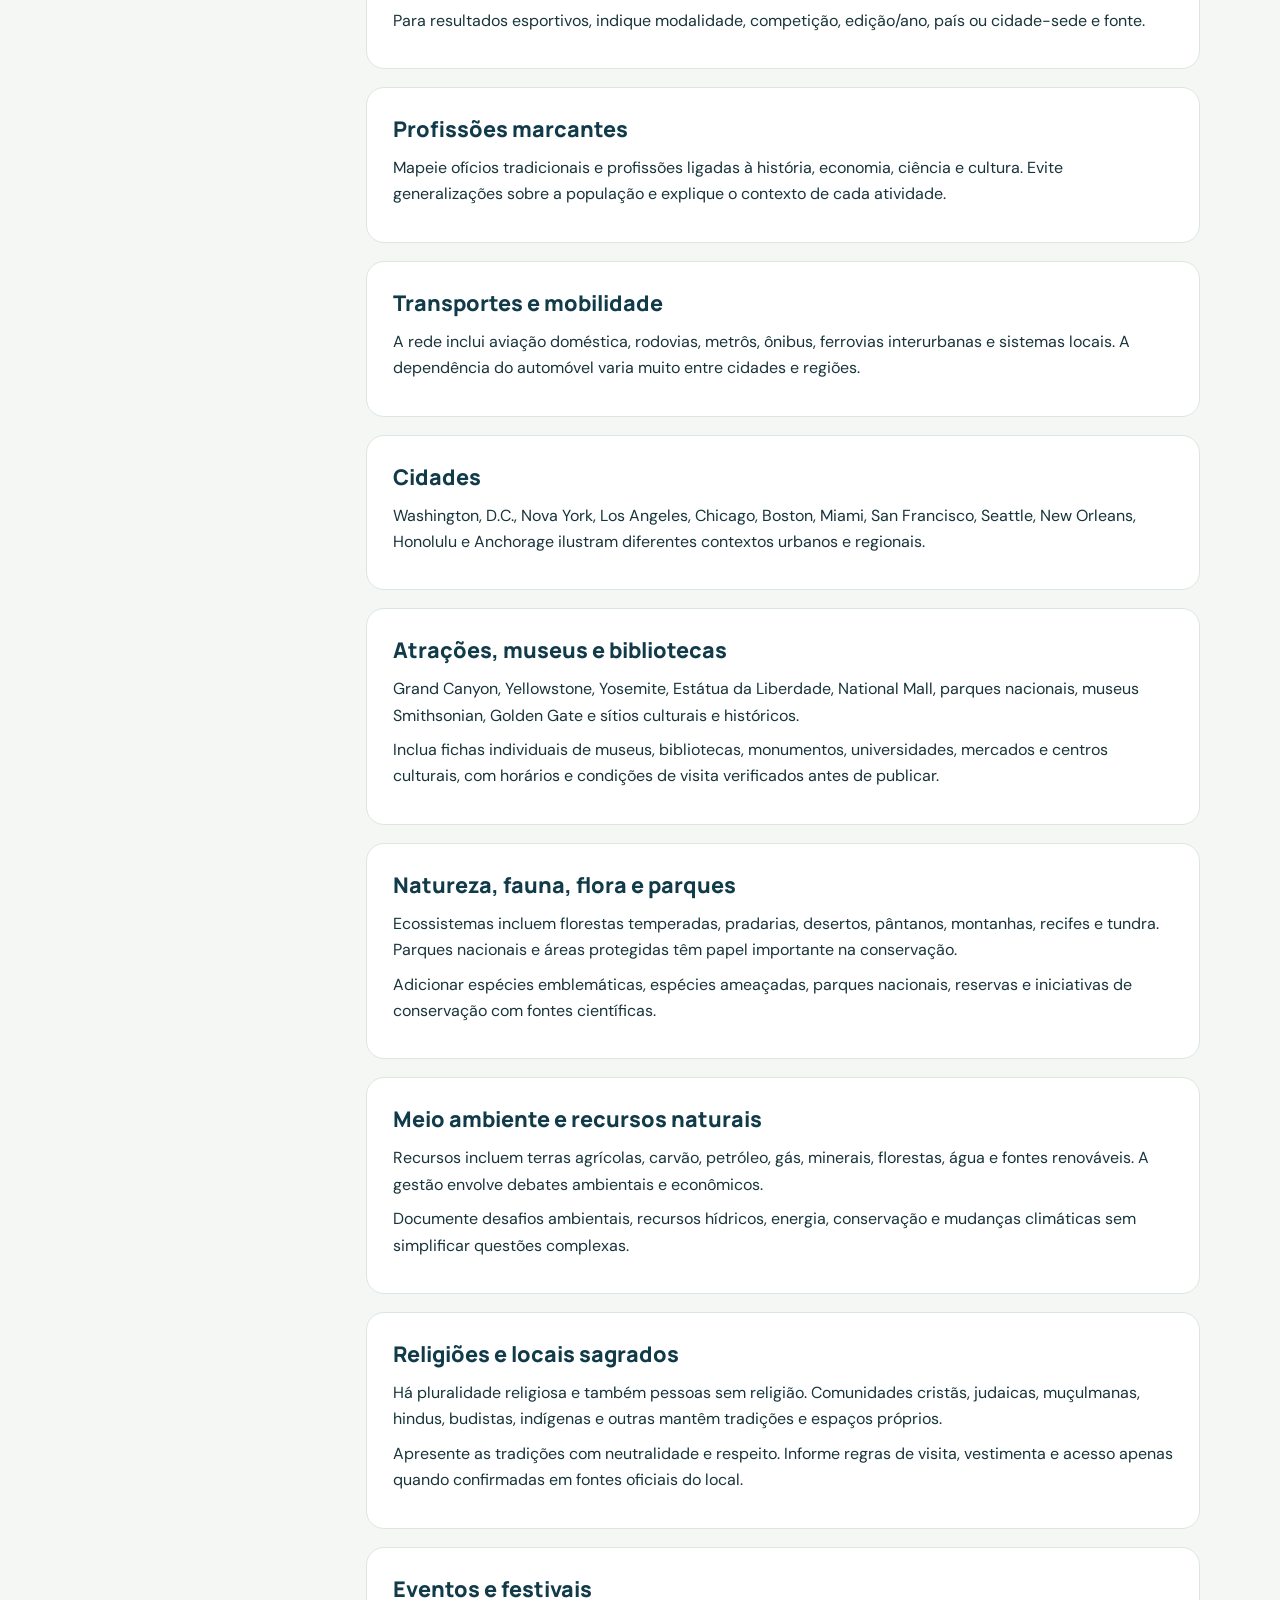
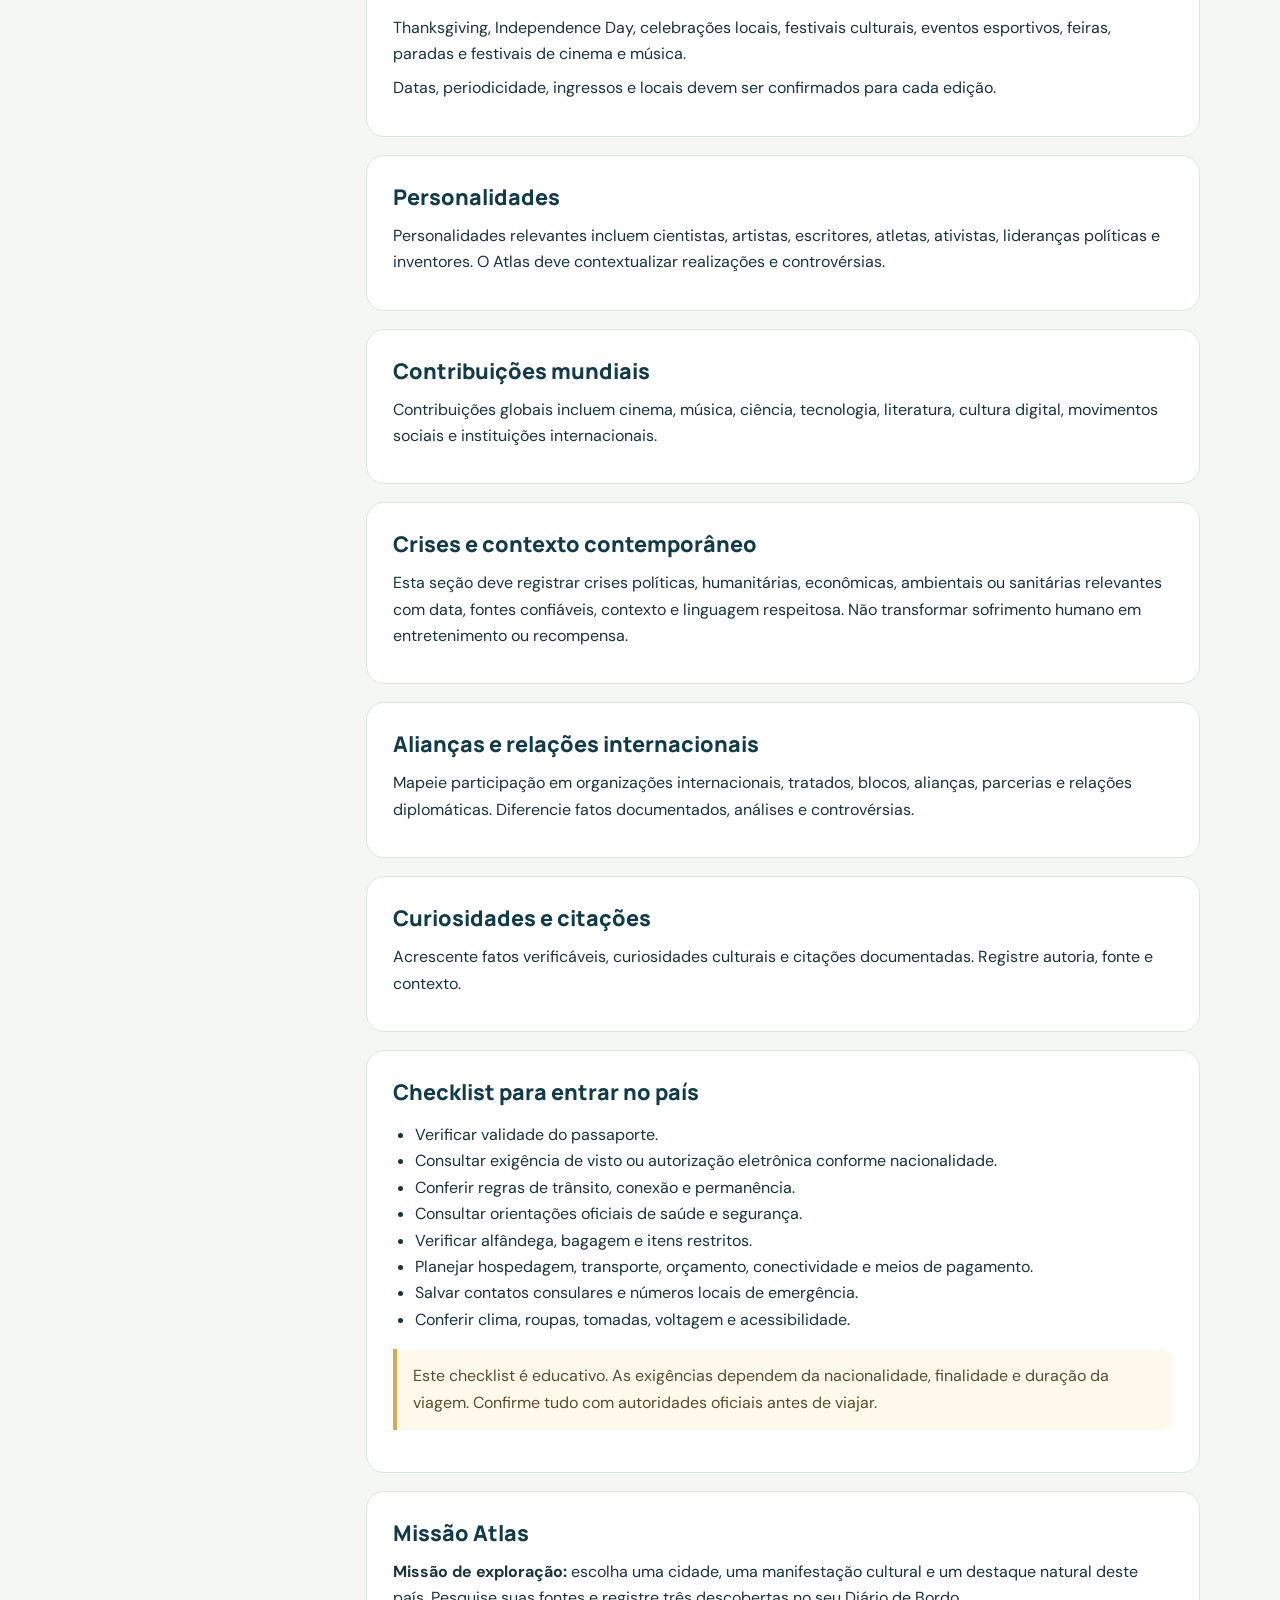
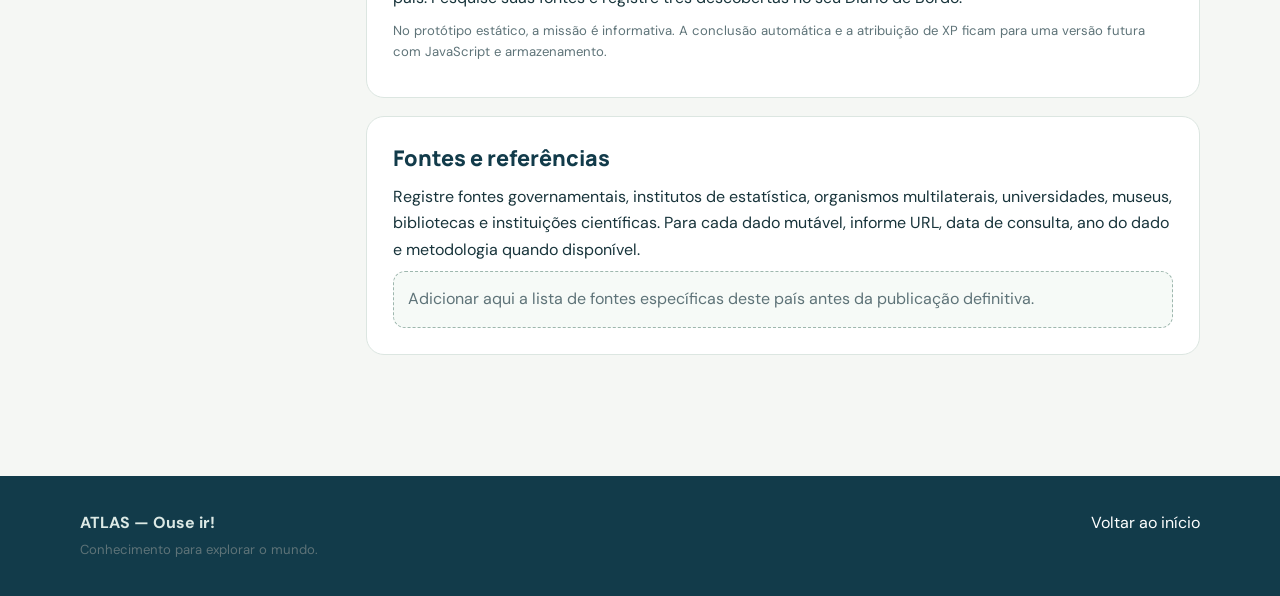
<file: paises/estados-unidos.html>
<!DOCTYPE html>
<html lang="pt-BR">
<head>
  <meta charset="UTF-8">
  <meta name="viewport" content="width=device-width, initial-scale=1.0">
  <meta name="description" content="Explore Estados Unidos no Atlas — Ouse ir!">
  <title>Estados Unidos | ATLAS — Ouse ir!</title>
  <link rel="stylesheet" href="../css/estilo.css">
</head>
<body>
<a class="skip-link" href="#conteudo">Pular para o conteúdo</a>
<header class="site-header">
  <div class="container header-inner">
    <a class="brand" href="../index.html" aria-label="Atlas, página inicial">
      <span class="brand-mark">✦</span><span>ATLAS<small>OUSE IR!</small></span>
    </a>
    <nav class="main-nav" aria-label="Navegação principal">
      <a href="../index.html">Início</a><a href="../index.html#paises">Países</a>
      <a href="../index.html#explorar">Explorar</a><a href="../index.html#sobre">Sobre o Atlas</a>
    </nav>
  </div>
</header>
<main id="conteudo">
  <section class="page-hero"><div class="container">
    <div><div class="breadcrumb"><a href="../index.html">Início</a> / Países / Estados Unidos</div>
      <span class="eyebrow">América do Norte</span><h1>Estados Unidos</h1><p>Um país federal de grande extensão, com diversidade regional, influência internacional e paisagens que vão de áreas árticas a regiões subtropicais.</p>
    </div><div class="flag" aria-hidden="true">🇺🇸</div>
  </div></section>
  <section class="section"><div class="container country-layout">
    <aside class="sidebar"><h2>Neste país</h2><a href="#identidade">Identidade e informações gerais</a>
<a href="#geografia">Geografia, continente e fronteiras</a>
<a href="#historia">História</a>
<a href="#politica">Política, leis e sociedade</a>
<a href="#clima">Clima e estações</a>
<a href="#fusos">Fusos horários e calendário</a>
<a href="#cultura">Cultura, tradições e costumes</a>
<a href="#gastronomia">Gastronomia</a>
<a href="#arte">Arte, arquitetura e artesanato</a>
<a href="#musica-moda">Música, dança e moda</a>
<a href="#cinema">Cinema, literatura e citações</a>
<a href="#ciencia">Ciência, tecnologia e inovação</a>
<a href="#esportes">Esportes, Copa e Olimpíadas</a>
<a href="#profissoes">Profissões marcantes</a>
<a href="#transportes">Transportes e mobilidade</a>
<a href="#cidades">Cidades</a>
<a href="#atracoes">Atrações, museus e bibliotecas</a>
<a href="#natureza">Natureza, fauna, flora e parques</a>
<a href="#meio-ambiente">Meio ambiente e recursos naturais</a>
<a href="#religiao">Religiões e locais sagrados</a>
<a href="#eventos">Eventos e festivais</a>
<a href="#personalidades">Personalidades</a>
<a href="#contribuicoes">Contribuições mundiais</a>
<a href="#crises">Crises e contexto contemporâneo</a>
<a href="#aliancas">Alianças e relações internacionais</a>
<a href="#curiosidades">Curiosidades e citações</a>
<a href="#checklist">Checklist para entrar no país</a>
<a href="#missoes">Missão Atlas</a>
<a href="#fontes">Fontes e referências</a></aside>
    <div><section class="content-section" id="identidade"><h2>Identidade e informações gerais</h2><div class="info-grid">
          <div class="info-item"><small>Capital</small><strong>Washington, D.C.</strong></div>
          <div class="info-item"><small>Idioma(s)</small><strong>Não há idioma oficial federal; inglês é predominante</strong></div>
          <div class="info-item"><small>Moeda</small><strong>Dólar dos Estados Unidos (USD)</strong></div>
          <div class="info-item"><small>Continente / região</small><strong>América do Norte · América do Norte</strong></div>
          <div class="info-item"><small>Fuso horário</small><strong>Vários fusos, do UTC−10 ao UTC−4 (incluindo territórios)</strong></div>
          <div class="info-item"><small>IDH</small><strong>Consultar dado mais recente e ano de referência</strong></div>
        </div><div class="note">Indicadores como população e IDH devem sempre trazer ano, fonte e data de consulta. Este projeto é um ponto de partida editorial, não uma base estatística em tempo real.</div></section>
<section class="content-section" id="geografia"><h2>Geografia, continente e fronteiras</h2><p>Os Estados Unidos contíguos fazem fronteira com Canadá e México; o país também inclui Alasca, Havaí e territórios. Possui grandes planícies, cadeias montanhosas, desertos, florestas, lagos e extensas costas.</p><div class='placeholder'>Área reservada para mapa político, mapa físico e mapa de localização com fonte e licença.</div></section>
<section class="content-section" id="historia"><h2>História</h2><p>A história inclui povos indígenas anteriores à colonização europeia, colonização britânica e de outras potências, independência em 1776, expansão territorial, escravidão, Guerra Civil, industrialização, movimentos por direitos civis e transformações contemporâneas.</p></section>
<section class="content-section" id="politica"><h2>Política, leis e sociedade</h2><p>Apresente aqui a organização política, instituições, constituição, leis relevantes para visitantes e debates sociais com fontes oficiais e contexto. Este conteúdo não substitui orientação jurídica.</p></section>
<section class="content-section" id="clima"><h2>Clima e estações</h2><p>O clima varia de polar e subártico no Alasca a tropical no Havaí e em áreas do sul, com zonas áridas, mediterrâneas, continentais e subtropicais. Estações e riscos climáticos dependem da região.</p><p>Inclua médias sazonais e períodos de chuva somente com fonte e período de referência. Diferencie clima de previsão meteorológica.</p></section>
<section class="content-section" id="fusos"><h2>Fusos horários e calendário</h2><p>Vários fusos, do UTC−10 ao UTC−4 (incluindo territórios). Verifique mudanças legais de horário e diferenças regionais antes de publicar informações operacionais.</p></section>
<section class="content-section" id="cultura"><h2>Cultura, tradições e costumes</h2><p>A sociedade é multicultural e regionalmente diversa, formada por povos indígenas, migrações de várias partes do mundo e diferentes tradições locais. Cultura popular, comunidades e identidades não são uniformes.</p></section>
<section class="content-section" id="gastronomia"><h2>Gastronomia</h2><p>Hambúrgueres, barbecue regional, clam chowder, gumbo, soul food, pratos cajun e crioulos, bagels, pizzas de estilos regionais e cozinhas de comunidades imigrantes.</p></section>
<section class="content-section" id="arte"><h2>Arte, arquitetura e artesanato</h2><p>Arquitetura, design, artes visuais, fotografia, literatura, teatro, artes indígenas e expressões de comunidades afro-americanas, latinas, asiáticas e outras.</p></section>
<section class="content-section" id="musica-moda"><h2>Música, dança e moda</h2><p>Jazz, blues, country, gospel, rock, hip-hop, música eletrônica, soul e pop têm histórias ligadas a diferentes comunidades e regiões.</p><p>Acrescente tradições de vestuário, moda contemporânea, estilistas, tecidos e danças regionais com fontes específicas.</p></section>
<section class="content-section" id="cinema"><h2>Cinema, literatura e citações</h2><p>Registre filmes, cineastas, escritores, obras, bibliotecas e citações verificadas. Toda citação deve trazer autoria e fonte confiáveis; não atribua frases de origem duvidosa.</p></section>
<section class="content-section" id="ciencia"><h2>Ciência, tecnologia e inovação</h2><p>Universidades, laboratórios nacionais, centros médicos, indústria aeroespacial e empresas tecnológicas têm presença relevante em pesquisa, inovação e desenvolvimento.</p></section>
<section class="content-section" id="esportes"><h2>Esportes, Copa e Olimpíadas</h2><p>Futebol americano, basquete, beisebol, hóquei no gelo e futebol são populares em diferentes contextos. O país sediou grandes eventos, incluindo edições de Jogos Olímpicos e Copa do Mundo.</p><p>Para resultados esportivos, indique modalidade, competição, edição/ano, país ou cidade-sede e fonte.</p></section>
<section class="content-section" id="profissoes"><h2>Profissões marcantes</h2><p>Mapeie ofícios tradicionais e profissões ligadas à história, economia, ciência e cultura. Evite generalizações sobre a população e explique o contexto de cada atividade.</p></section>
<section class="content-section" id="transportes"><h2>Transportes e mobilidade</h2><p>A rede inclui aviação doméstica, rodovias, metrôs, ônibus, ferrovias interurbanas e sistemas locais. A dependência do automóvel varia muito entre cidades e regiões.</p></section>
<section class="content-section" id="cidades"><h2>Cidades</h2><p>Washington, D.C., Nova York, Los Angeles, Chicago, Boston, Miami, San Francisco, Seattle, New Orleans, Honolulu e Anchorage ilustram diferentes contextos urbanos e regionais.</p></section>
<section class="content-section" id="atracoes"><h2>Atrações, museus e bibliotecas</h2><p>Grand Canyon, Yellowstone, Yosemite, Estátua da Liberdade, National Mall, parques nacionais, museus Smithsonian, Golden Gate e sítios culturais e históricos.</p><p>Inclua fichas individuais de museus, bibliotecas, monumentos, universidades, mercados e centros culturais, com horários e condições de visita verificados antes de publicar.</p></section>
<section class="content-section" id="natureza"><h2>Natureza, fauna, flora e parques</h2><p>Ecossistemas incluem florestas temperadas, pradarias, desertos, pântanos, montanhas, recifes e tundra. Parques nacionais e áreas protegidas têm papel importante na conservação.</p><p>Adicionar espécies emblemáticas, espécies ameaçadas, parques nacionais, reservas e iniciativas de conservação com fontes científicas.</p></section>
<section class="content-section" id="meio-ambiente"><h2>Meio ambiente e recursos naturais</h2><p>Recursos incluem terras agrícolas, carvão, petróleo, gás, minerais, florestas, água e fontes renováveis. A gestão envolve debates ambientais e econômicos.</p><p>Documente desafios ambientais, recursos hídricos, energia, conservação e mudanças climáticas sem simplificar questões complexas.</p></section>
<section class="content-section" id="religiao"><h2>Religiões e locais sagrados</h2><p>Há pluralidade religiosa e também pessoas sem religião. Comunidades cristãs, judaicas, muçulmanas, hindus, budistas, indígenas e outras mantêm tradições e espaços próprios.</p><p>Apresente as tradições com neutralidade e respeito. Informe regras de visita, vestimenta e acesso apenas quando confirmadas em fontes oficiais do local.</p></section>
<section class="content-section" id="eventos"><h2>Eventos e festivais</h2><p>Thanksgiving, Independence Day, celebrações locais, festivais culturais, eventos esportivos, feiras, paradas e festivais de cinema e música.</p><p>Datas, periodicidade, ingressos e locais devem ser confirmados para cada edição.</p></section>
<section class="content-section" id="personalidades"><h2>Personalidades</h2><p>Personalidades relevantes incluem cientistas, artistas, escritores, atletas, ativistas, lideranças políticas e inventores. O Atlas deve contextualizar realizações e controvérsias.</p></section>
<section class="content-section" id="contribuicoes"><h2>Contribuições mundiais</h2><p>Contribuições globais incluem cinema, música, ciência, tecnologia, literatura, cultura digital, movimentos sociais e instituições internacionais.</p></section>
<section class="content-section" id="crises"><h2>Crises e contexto contemporâneo</h2><p>Esta seção deve registrar crises políticas, humanitárias, econômicas, ambientais ou sanitárias relevantes com data, fontes confiáveis, contexto e linguagem respeitosa. Não transformar sofrimento humano em entretenimento ou recompensa.</p></section>
<section class="content-section" id="aliancas"><h2>Alianças e relações internacionais</h2><p>Mapeie participação em organizações internacionais, tratados, blocos, alianças, parcerias e relações diplomáticas. Diferencie fatos documentados, análises e controvérsias.</p></section>
<section class="content-section" id="curiosidades"><h2>Curiosidades e citações</h2><p>Acrescente fatos verificáveis, curiosidades culturais e citações documentadas. Registre autoria, fonte e contexto.</p></section>
<section class="content-section" id="checklist"><h2>Checklist para entrar no país</h2><ul><li>Verificar validade do passaporte.</li><li>Consultar exigência de visto ou autorização eletrônica conforme nacionalidade.</li><li>Conferir regras de trânsito, conexão e permanência.</li><li>Consultar orientações oficiais de saúde e segurança.</li><li>Verificar alfândega, bagagem e itens restritos.</li><li>Planejar hospedagem, transporte, orçamento, conectividade e meios de pagamento.</li><li>Salvar contatos consulares e números locais de emergência.</li><li>Conferir clima, roupas, tomadas, voltagem e acessibilidade.</li></ul><div class='note'>Este checklist é educativo. As exigências dependem da nacionalidade, finalidade e duração da viagem. Confirme tudo com autoridades oficiais antes de viajar.</div></section>
<section class="content-section" id="missoes"><h2>Missão Atlas</h2><p><strong>Missão de exploração:</strong> escolha uma cidade, uma manifestação cultural e um destaque natural deste país. Pesquise suas fontes e registre três descobertas no seu Diário de Bordo.</p><p class='small'>No protótipo estático, a missão é informativa. A conclusão automática e a atribuição de XP ficam para uma versão futura com JavaScript e armazenamento.</p></section>
<section class="content-section" id="fontes"><h2>Fontes e referências</h2><p>Registre fontes governamentais, institutos de estatística, organismos multilaterais, universidades, museus, bibliotecas e instituições científicas. Para cada dado mutável, informe URL, data de consulta, ano do dado e metodologia quando disponível.</p><div class='placeholder'>Adicionar aqui a lista de fontes específicas deste país antes da publicação definitiva.</div></section></div>
  </div></section>
</main>
<footer class="site-footer"><div class="container footer-inner"><div><strong>ATLAS — Ouse ir!</strong><br><span class="small">Conhecimento para explorar o mundo.</span></div><div><a href="../index.html">Voltar ao início</a></div></div></footer>
</body></html>
</file>
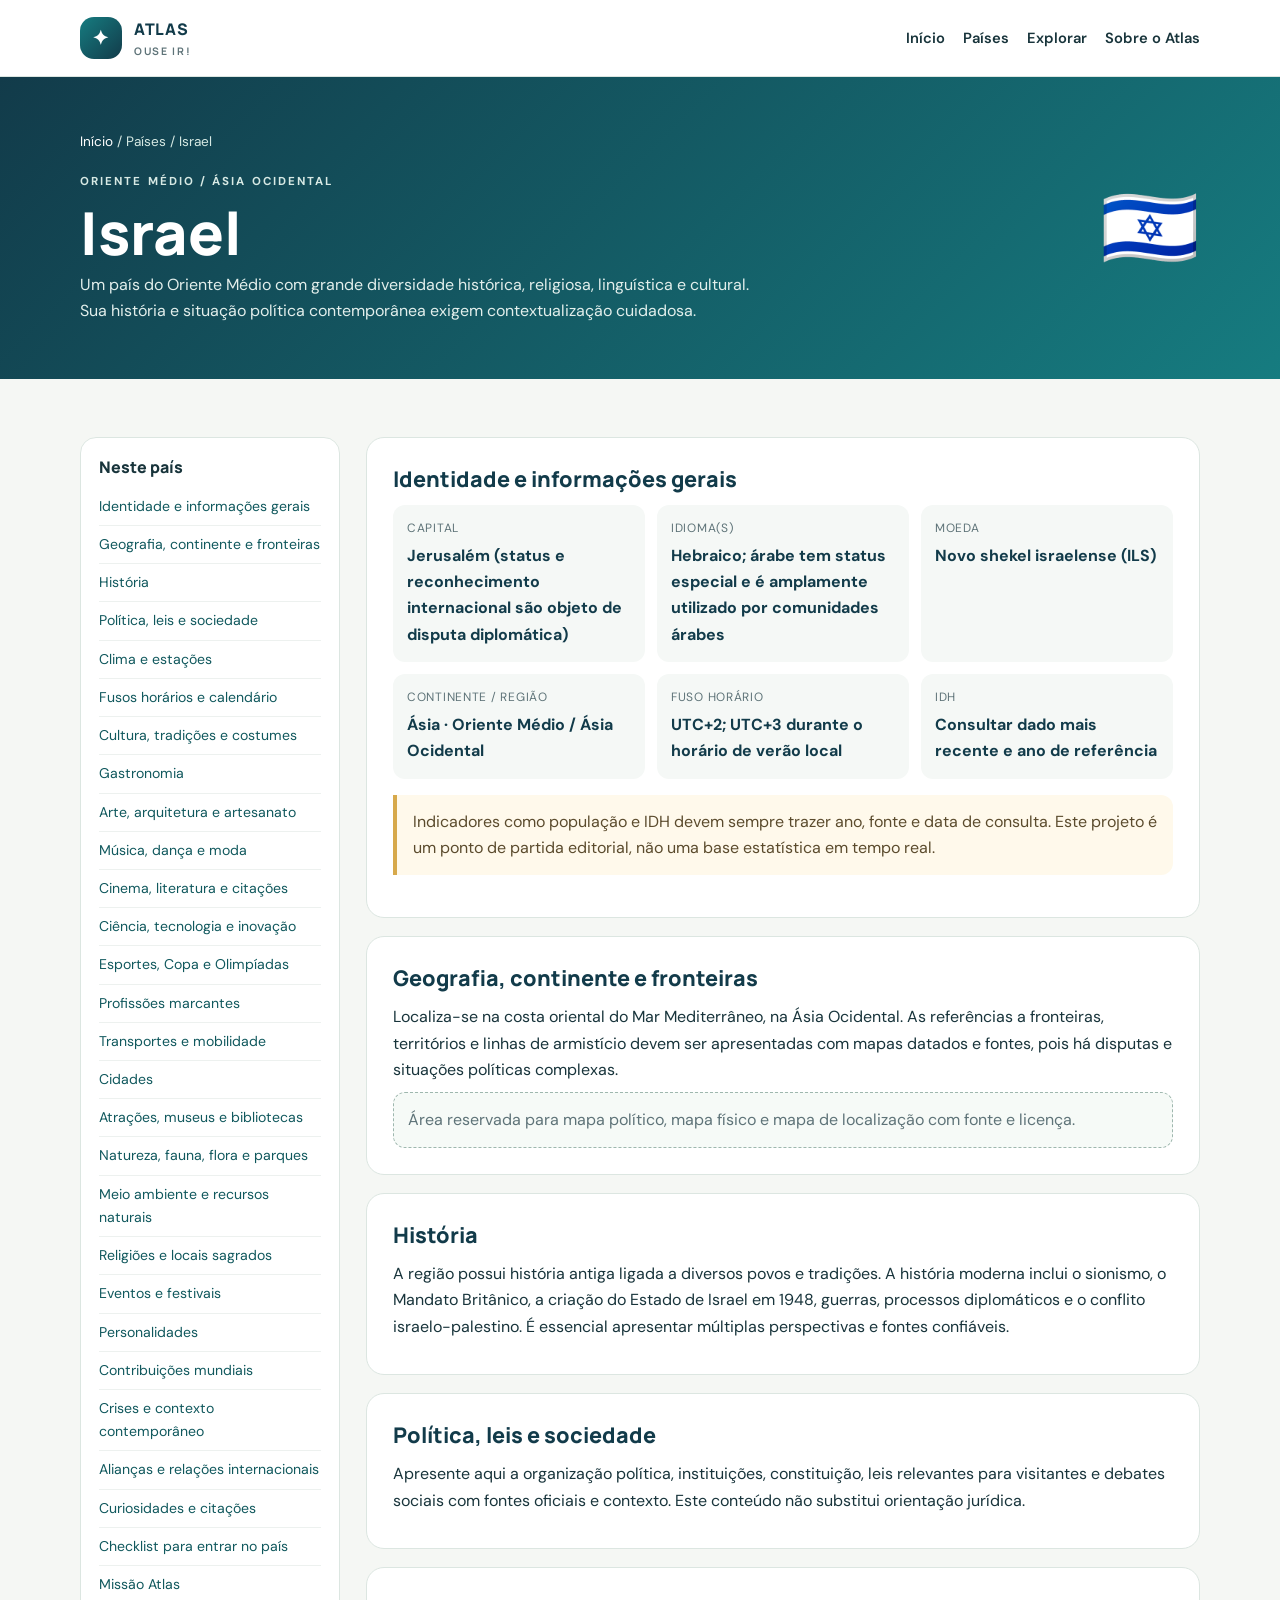
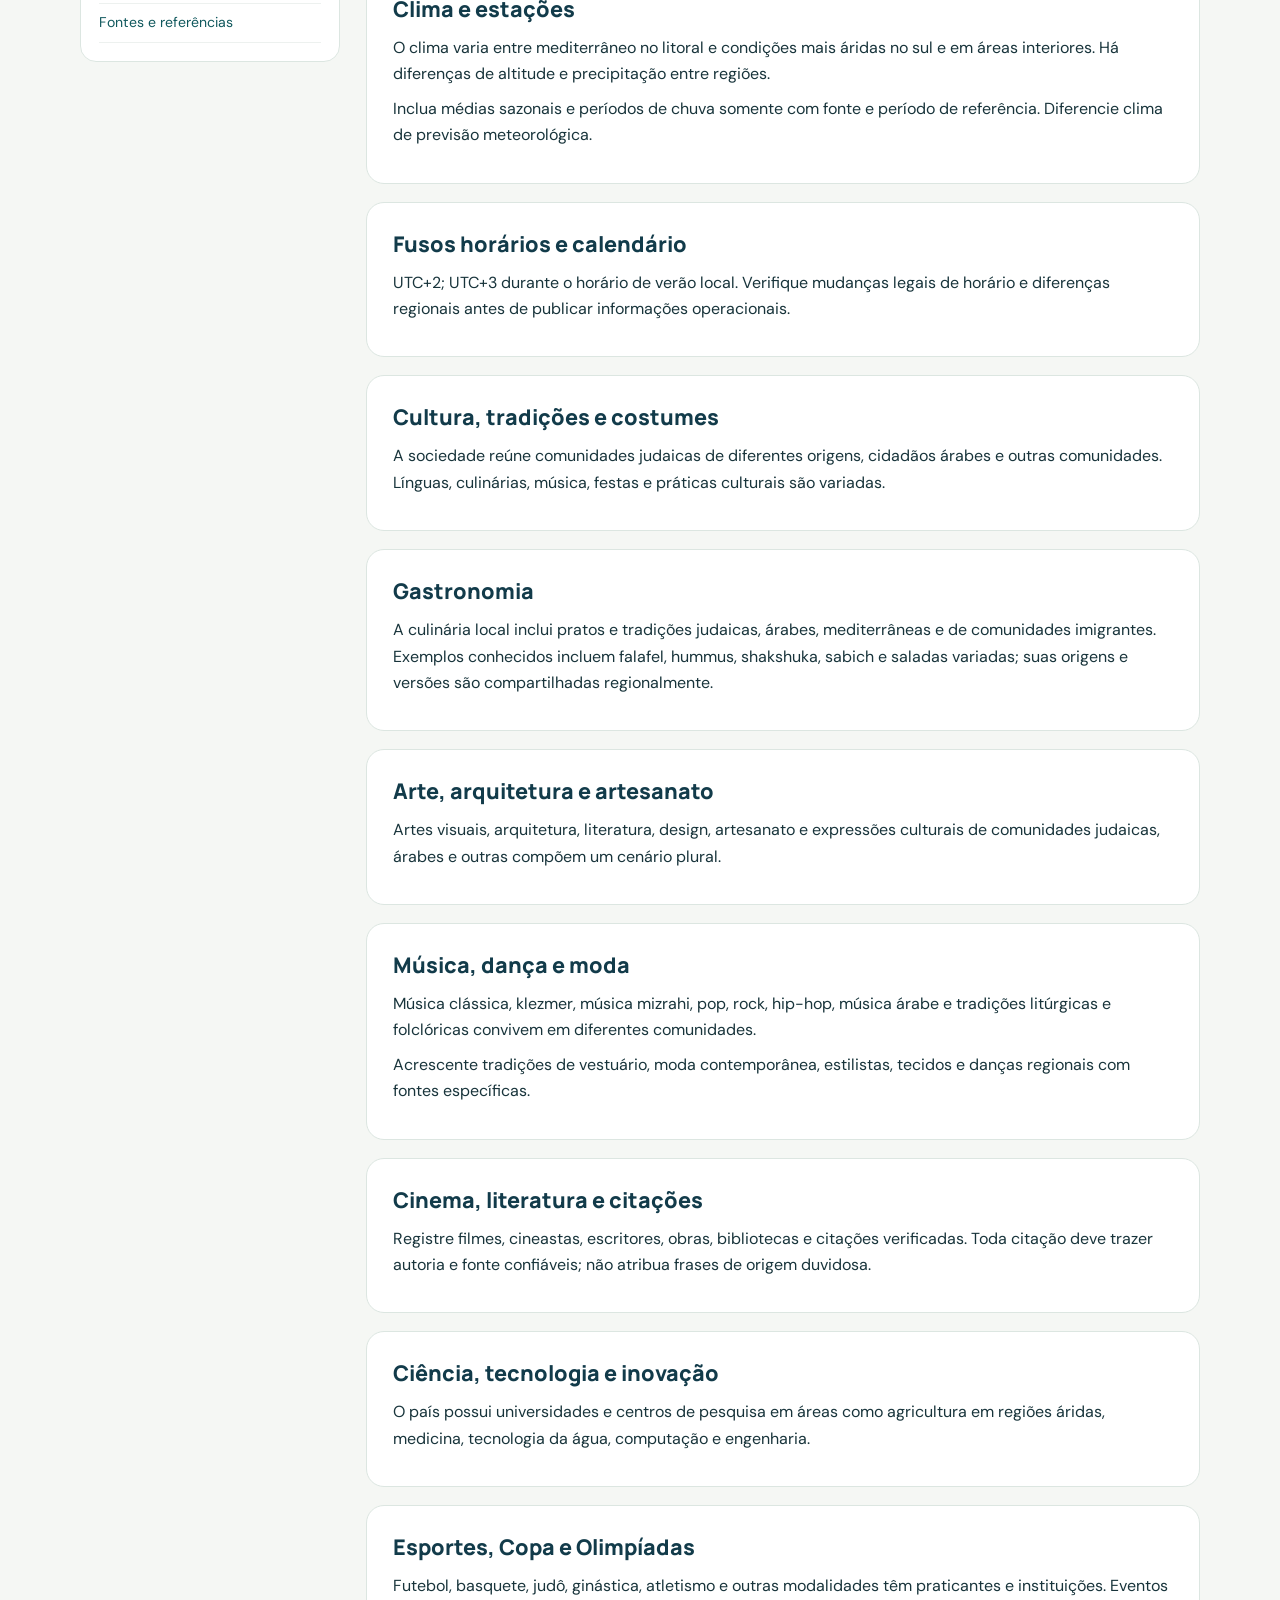
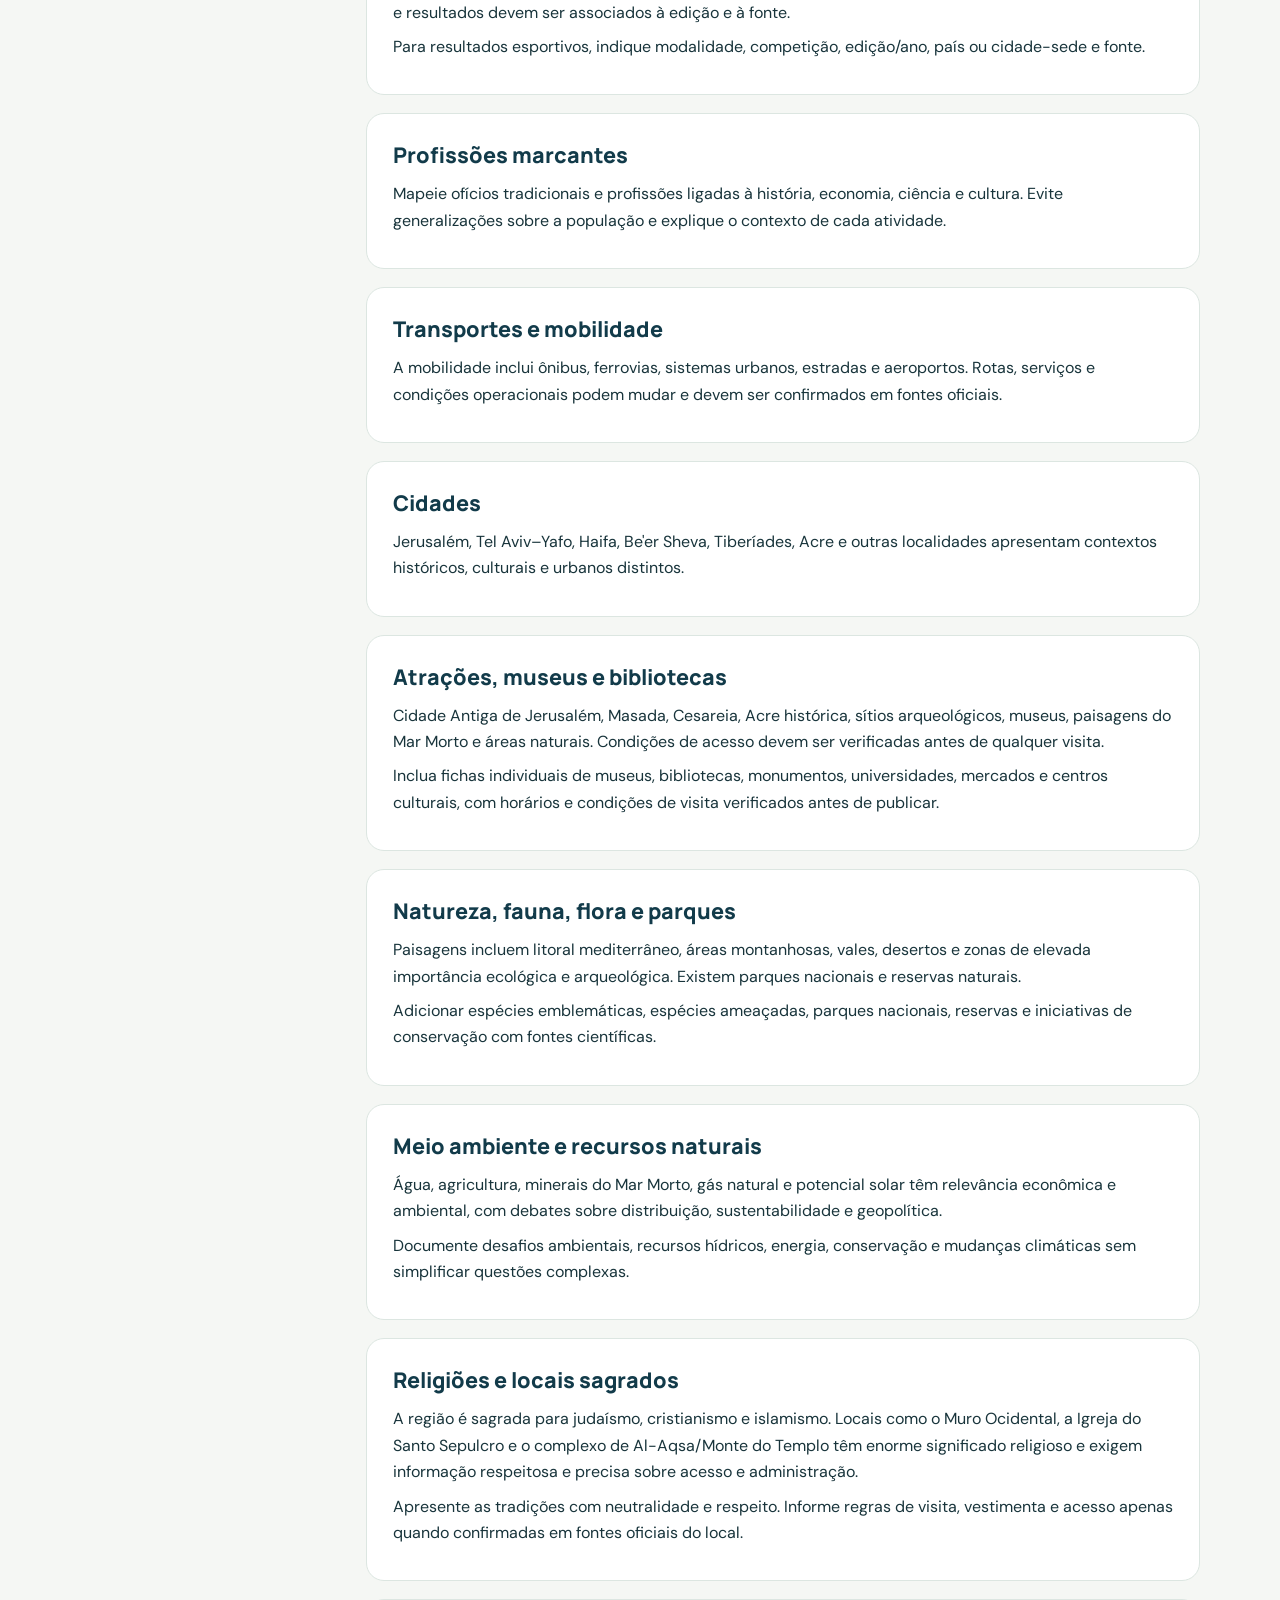
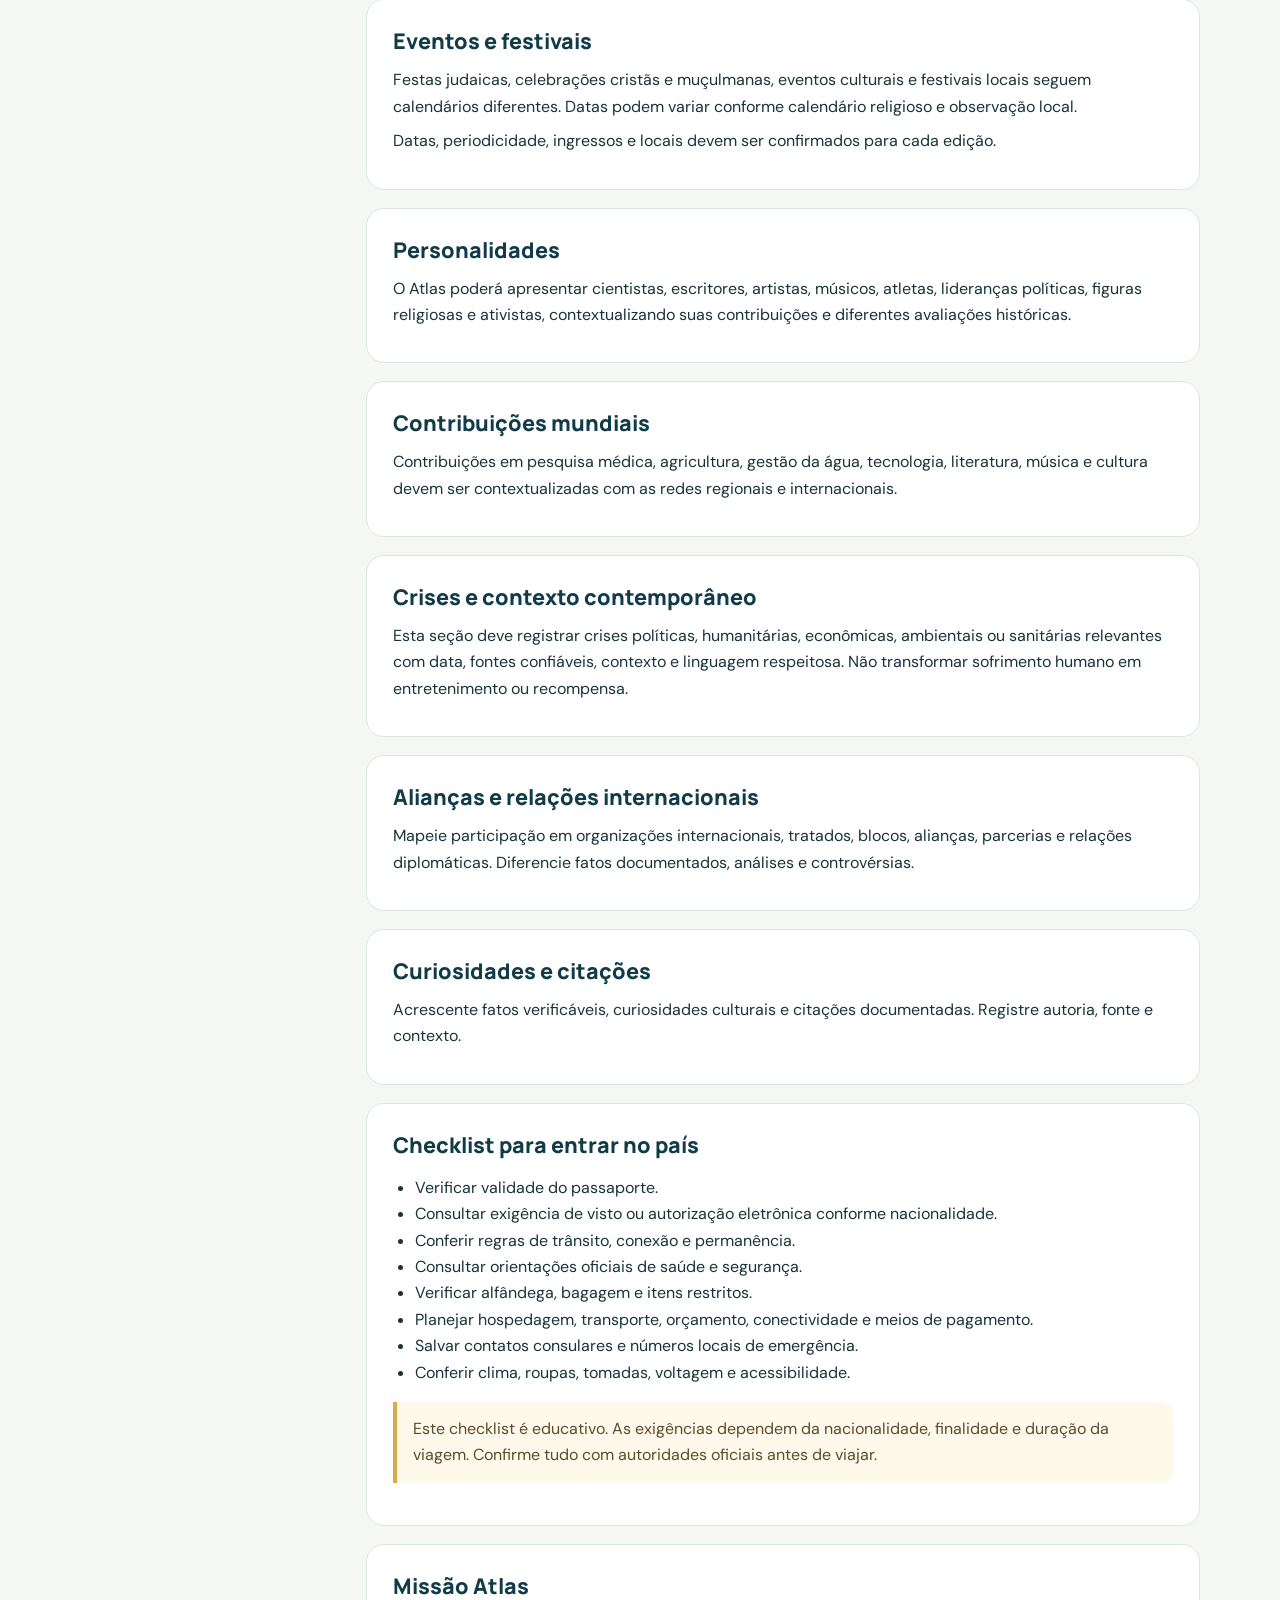
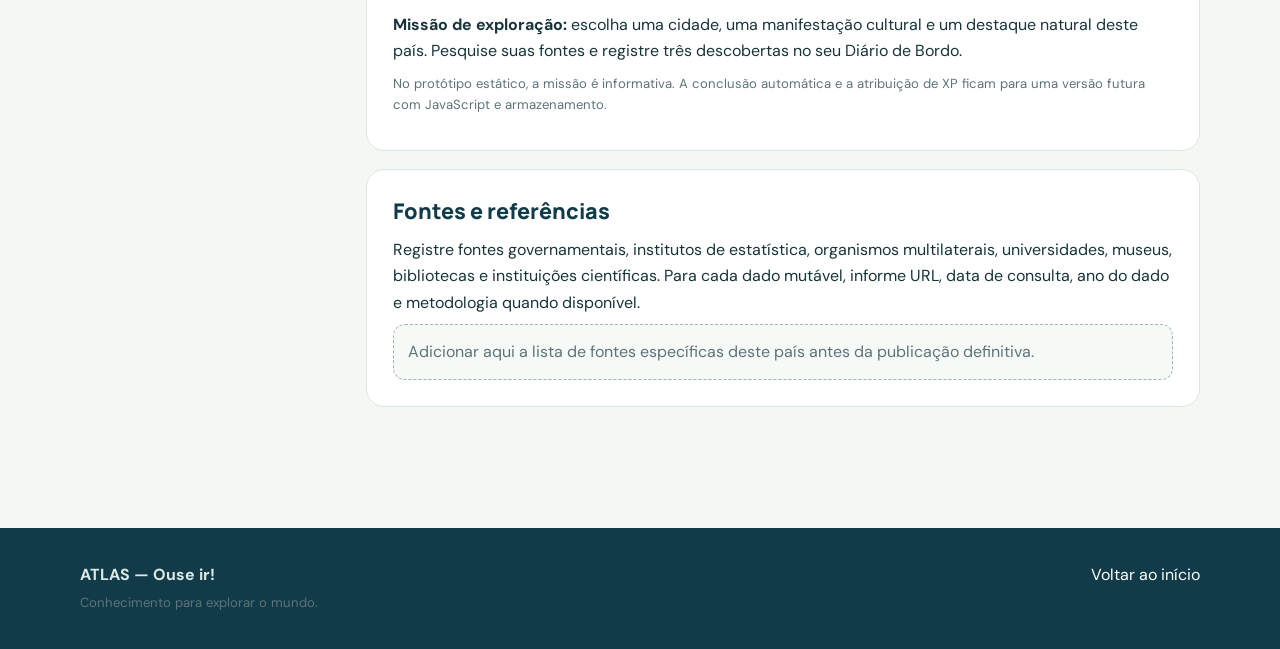
<file: paises/israel.html>
<!DOCTYPE html>
<html lang="pt-BR">
<head>
  <meta charset="UTF-8">
  <meta name="viewport" content="width=device-width, initial-scale=1.0">
  <meta name="description" content="Explore Israel no Atlas — Ouse ir!">
  <title>Israel | ATLAS — Ouse ir!</title>
  <link rel="stylesheet" href="../css/estilo.css">
</head>
<body>
<a class="skip-link" href="#conteudo">Pular para o conteúdo</a>
<header class="site-header">
  <div class="container header-inner">
    <a class="brand" href="../index.html" aria-label="Atlas, página inicial">
      <span class="brand-mark">✦</span><span>ATLAS<small>OUSE IR!</small></span>
    </a>
    <nav class="main-nav" aria-label="Navegação principal">
      <a href="../index.html">Início</a><a href="../index.html#paises">Países</a>
      <a href="../index.html#explorar">Explorar</a><a href="../index.html#sobre">Sobre o Atlas</a>
    </nav>
  </div>
</header>
<main id="conteudo">
  <section class="page-hero"><div class="container">
    <div><div class="breadcrumb"><a href="../index.html">Início</a> / Países / Israel</div>
      <span class="eyebrow">Oriente Médio / Ásia Ocidental</span><h1>Israel</h1><p>Um país do Oriente Médio com grande diversidade histórica, religiosa, linguística e cultural. Sua história e situação política contemporânea exigem contextualização cuidadosa.</p>
    </div><div class="flag" aria-hidden="true">🇮🇱</div>
  </div></section>
  <section class="section"><div class="container country-layout">
    <aside class="sidebar"><h2>Neste país</h2><a href="#identidade">Identidade e informações gerais</a>
<a href="#geografia">Geografia, continente e fronteiras</a>
<a href="#historia">História</a>
<a href="#politica">Política, leis e sociedade</a>
<a href="#clima">Clima e estações</a>
<a href="#fusos">Fusos horários e calendário</a>
<a href="#cultura">Cultura, tradições e costumes</a>
<a href="#gastronomia">Gastronomia</a>
<a href="#arte">Arte, arquitetura e artesanato</a>
<a href="#musica-moda">Música, dança e moda</a>
<a href="#cinema">Cinema, literatura e citações</a>
<a href="#ciencia">Ciência, tecnologia e inovação</a>
<a href="#esportes">Esportes, Copa e Olimpíadas</a>
<a href="#profissoes">Profissões marcantes</a>
<a href="#transportes">Transportes e mobilidade</a>
<a href="#cidades">Cidades</a>
<a href="#atracoes">Atrações, museus e bibliotecas</a>
<a href="#natureza">Natureza, fauna, flora e parques</a>
<a href="#meio-ambiente">Meio ambiente e recursos naturais</a>
<a href="#religiao">Religiões e locais sagrados</a>
<a href="#eventos">Eventos e festivais</a>
<a href="#personalidades">Personalidades</a>
<a href="#contribuicoes">Contribuições mundiais</a>
<a href="#crises">Crises e contexto contemporâneo</a>
<a href="#aliancas">Alianças e relações internacionais</a>
<a href="#curiosidades">Curiosidades e citações</a>
<a href="#checklist">Checklist para entrar no país</a>
<a href="#missoes">Missão Atlas</a>
<a href="#fontes">Fontes e referências</a></aside>
    <div><section class="content-section" id="identidade"><h2>Identidade e informações gerais</h2><div class="info-grid">
          <div class="info-item"><small>Capital</small><strong>Jerusalém (status e reconhecimento internacional são objeto de disputa diplomática)</strong></div>
          <div class="info-item"><small>Idioma(s)</small><strong>Hebraico; árabe tem status especial e é amplamente utilizado por comunidades árabes</strong></div>
          <div class="info-item"><small>Moeda</small><strong>Novo shekel israelense (ILS)</strong></div>
          <div class="info-item"><small>Continente / região</small><strong>Ásia · Oriente Médio / Ásia Ocidental</strong></div>
          <div class="info-item"><small>Fuso horário</small><strong>UTC+2; UTC+3 durante o horário de verão local</strong></div>
          <div class="info-item"><small>IDH</small><strong>Consultar dado mais recente e ano de referência</strong></div>
        </div><div class="note">Indicadores como população e IDH devem sempre trazer ano, fonte e data de consulta. Este projeto é um ponto de partida editorial, não uma base estatística em tempo real.</div></section>
<section class="content-section" id="geografia"><h2>Geografia, continente e fronteiras</h2><p>Localiza-se na costa oriental do Mar Mediterrâneo, na Ásia Ocidental. As referências a fronteiras, territórios e linhas de armistício devem ser apresentadas com mapas datados e fontes, pois há disputas e situações políticas complexas.</p><div class='placeholder'>Área reservada para mapa político, mapa físico e mapa de localização com fonte e licença.</div></section>
<section class="content-section" id="historia"><h2>História</h2><p>A região possui história antiga ligada a diversos povos e tradições. A história moderna inclui o sionismo, o Mandato Britânico, a criação do Estado de Israel em 1948, guerras, processos diplomáticos e o conflito israelo-palestino. É essencial apresentar múltiplas perspectivas e fontes confiáveis.</p></section>
<section class="content-section" id="politica"><h2>Política, leis e sociedade</h2><p>Apresente aqui a organização política, instituições, constituição, leis relevantes para visitantes e debates sociais com fontes oficiais e contexto. Este conteúdo não substitui orientação jurídica.</p></section>
<section class="content-section" id="clima"><h2>Clima e estações</h2><p>O clima varia entre mediterrâneo no litoral e condições mais áridas no sul e em áreas interiores. Há diferenças de altitude e precipitação entre regiões.</p><p>Inclua médias sazonais e períodos de chuva somente com fonte e período de referência. Diferencie clima de previsão meteorológica.</p></section>
<section class="content-section" id="fusos"><h2>Fusos horários e calendário</h2><p>UTC+2; UTC+3 durante o horário de verão local. Verifique mudanças legais de horário e diferenças regionais antes de publicar informações operacionais.</p></section>
<section class="content-section" id="cultura"><h2>Cultura, tradições e costumes</h2><p>A sociedade reúne comunidades judaicas de diferentes origens, cidadãos árabes e outras comunidades. Línguas, culinárias, música, festas e práticas culturais são variadas.</p></section>
<section class="content-section" id="gastronomia"><h2>Gastronomia</h2><p>A culinária local inclui pratos e tradições judaicas, árabes, mediterrâneas e de comunidades imigrantes. Exemplos conhecidos incluem falafel, hummus, shakshuka, sabich e saladas variadas; suas origens e versões são compartilhadas regionalmente.</p></section>
<section class="content-section" id="arte"><h2>Arte, arquitetura e artesanato</h2><p>Artes visuais, arquitetura, literatura, design, artesanato e expressões culturais de comunidades judaicas, árabes e outras compõem um cenário plural.</p></section>
<section class="content-section" id="musica-moda"><h2>Música, dança e moda</h2><p>Música clássica, klezmer, música mizrahi, pop, rock, hip-hop, música árabe e tradições litúrgicas e folclóricas convivem em diferentes comunidades.</p><p>Acrescente tradições de vestuário, moda contemporânea, estilistas, tecidos e danças regionais com fontes específicas.</p></section>
<section class="content-section" id="cinema"><h2>Cinema, literatura e citações</h2><p>Registre filmes, cineastas, escritores, obras, bibliotecas e citações verificadas. Toda citação deve trazer autoria e fonte confiáveis; não atribua frases de origem duvidosa.</p></section>
<section class="content-section" id="ciencia"><h2>Ciência, tecnologia e inovação</h2><p>O país possui universidades e centros de pesquisa em áreas como agricultura em regiões áridas, medicina, tecnologia da água, computação e engenharia.</p></section>
<section class="content-section" id="esportes"><h2>Esportes, Copa e Olimpíadas</h2><p>Futebol, basquete, judô, ginástica, atletismo e outras modalidades têm praticantes e instituições. Eventos e resultados devem ser associados à edição e à fonte.</p><p>Para resultados esportivos, indique modalidade, competição, edição/ano, país ou cidade-sede e fonte.</p></section>
<section class="content-section" id="profissoes"><h2>Profissões marcantes</h2><p>Mapeie ofícios tradicionais e profissões ligadas à história, economia, ciência e cultura. Evite generalizações sobre a população e explique o contexto de cada atividade.</p></section>
<section class="content-section" id="transportes"><h2>Transportes e mobilidade</h2><p>A mobilidade inclui ônibus, ferrovias, sistemas urbanos, estradas e aeroportos. Rotas, serviços e condições operacionais podem mudar e devem ser confirmados em fontes oficiais.</p></section>
<section class="content-section" id="cidades"><h2>Cidades</h2><p>Jerusalém, Tel Aviv–Yafo, Haifa, Be'er Sheva, Tiberíades, Acre e outras localidades apresentam contextos históricos, culturais e urbanos distintos.</p></section>
<section class="content-section" id="atracoes"><h2>Atrações, museus e bibliotecas</h2><p>Cidade Antiga de Jerusalém, Masada, Cesareia, Acre histórica, sítios arqueológicos, museus, paisagens do Mar Morto e áreas naturais. Condições de acesso devem ser verificadas antes de qualquer visita.</p><p>Inclua fichas individuais de museus, bibliotecas, monumentos, universidades, mercados e centros culturais, com horários e condições de visita verificados antes de publicar.</p></section>
<section class="content-section" id="natureza"><h2>Natureza, fauna, flora e parques</h2><p>Paisagens incluem litoral mediterrâneo, áreas montanhosas, vales, desertos e zonas de elevada importância ecológica e arqueológica. Existem parques nacionais e reservas naturais.</p><p>Adicionar espécies emblemáticas, espécies ameaçadas, parques nacionais, reservas e iniciativas de conservação com fontes científicas.</p></section>
<section class="content-section" id="meio-ambiente"><h2>Meio ambiente e recursos naturais</h2><p>Água, agricultura, minerais do Mar Morto, gás natural e potencial solar têm relevância econômica e ambiental, com debates sobre distribuição, sustentabilidade e geopolítica.</p><p>Documente desafios ambientais, recursos hídricos, energia, conservação e mudanças climáticas sem simplificar questões complexas.</p></section>
<section class="content-section" id="religiao"><h2>Religiões e locais sagrados</h2><p>A região é sagrada para judaísmo, cristianismo e islamismo. Locais como o Muro Ocidental, a Igreja do Santo Sepulcro e o complexo de Al-Aqsa/Monte do Templo têm enorme significado religioso e exigem informação respeitosa e precisa sobre acesso e administração.</p><p>Apresente as tradições com neutralidade e respeito. Informe regras de visita, vestimenta e acesso apenas quando confirmadas em fontes oficiais do local.</p></section>
<section class="content-section" id="eventos"><h2>Eventos e festivais</h2><p>Festas judaicas, celebrações cristãs e muçulmanas, eventos culturais e festivais locais seguem calendários diferentes. Datas podem variar conforme calendário religioso e observação local.</p><p>Datas, periodicidade, ingressos e locais devem ser confirmados para cada edição.</p></section>
<section class="content-section" id="personalidades"><h2>Personalidades</h2><p>O Atlas poderá apresentar cientistas, escritores, artistas, músicos, atletas, lideranças políticas, figuras religiosas e ativistas, contextualizando suas contribuições e diferentes avaliações históricas.</p></section>
<section class="content-section" id="contribuicoes"><h2>Contribuições mundiais</h2><p>Contribuições em pesquisa médica, agricultura, gestão da água, tecnologia, literatura, música e cultura devem ser contextualizadas com as redes regionais e internacionais.</p></section>
<section class="content-section" id="crises"><h2>Crises e contexto contemporâneo</h2><p>Esta seção deve registrar crises políticas, humanitárias, econômicas, ambientais ou sanitárias relevantes com data, fontes confiáveis, contexto e linguagem respeitosa. Não transformar sofrimento humano em entretenimento ou recompensa.</p></section>
<section class="content-section" id="aliancas"><h2>Alianças e relações internacionais</h2><p>Mapeie participação em organizações internacionais, tratados, blocos, alianças, parcerias e relações diplomáticas. Diferencie fatos documentados, análises e controvérsias.</p></section>
<section class="content-section" id="curiosidades"><h2>Curiosidades e citações</h2><p>Acrescente fatos verificáveis, curiosidades culturais e citações documentadas. Registre autoria, fonte e contexto.</p></section>
<section class="content-section" id="checklist"><h2>Checklist para entrar no país</h2><ul><li>Verificar validade do passaporte.</li><li>Consultar exigência de visto ou autorização eletrônica conforme nacionalidade.</li><li>Conferir regras de trânsito, conexão e permanência.</li><li>Consultar orientações oficiais de saúde e segurança.</li><li>Verificar alfândega, bagagem e itens restritos.</li><li>Planejar hospedagem, transporte, orçamento, conectividade e meios de pagamento.</li><li>Salvar contatos consulares e números locais de emergência.</li><li>Conferir clima, roupas, tomadas, voltagem e acessibilidade.</li></ul><div class='note'>Este checklist é educativo. As exigências dependem da nacionalidade, finalidade e duração da viagem. Confirme tudo com autoridades oficiais antes de viajar.</div></section>
<section class="content-section" id="missoes"><h2>Missão Atlas</h2><p><strong>Missão de exploração:</strong> escolha uma cidade, uma manifestação cultural e um destaque natural deste país. Pesquise suas fontes e registre três descobertas no seu Diário de Bordo.</p><p class='small'>No protótipo estático, a missão é informativa. A conclusão automática e a atribuição de XP ficam para uma versão futura com JavaScript e armazenamento.</p></section>
<section class="content-section" id="fontes"><h2>Fontes e referências</h2><p>Registre fontes governamentais, institutos de estatística, organismos multilaterais, universidades, museus, bibliotecas e instituições científicas. Para cada dado mutável, informe URL, data de consulta, ano do dado e metodologia quando disponível.</p><div class='placeholder'>Adicionar aqui a lista de fontes específicas deste país antes da publicação definitiva.</div></section></div>
  </div></section>
</main>
<footer class="site-footer"><div class="container footer-inner"><div><strong>ATLAS — Ouse ir!</strong><br><span class="small">Conhecimento para explorar o mundo.</span></div><div><a href="../index.html">Voltar ao início</a></div></div></footer>
</body></html>
</file>
<file: css/estilo.css>
@import url('https://fonts.googleapis.com/css2?family=DM+Sans:wght@400;500;600;700&family=Manrope:wght@400;500;600;700;800&display=swap');

:root {
  --ink: #18343b;
  --muted: #5e7378;
  --paper: #f5f7f4;
  --surface: #ffffff;
  --line: #dce6e1;
  --teal: #167c80;
  --teal-dark: #10585d;
  --gold: #d7a94b;
  --navy: #123b4a;
  --soft: #e8f1ed;
  --shadow: 0 14px 36px rgba(18,59,74,.08);
  --radius: 18px;
}
* { box-sizing: border-box; }
html { scroll-behavior: smooth; }
body {
  margin: 0; background: var(--paper); color: var(--ink);
  font-family: "DM Sans", Arial, sans-serif; line-height: 1.65;
}
a { color: var(--teal-dark); text-decoration: none; }
a:hover { text-decoration: underline; }
a:focus-visible { outline: 3px solid var(--gold); outline-offset: 3px; border-radius: 4px; }
img { max-width: 100%; height: auto; }
.skip-link { position:absolute; left:-9999px; top:auto; }
.skip-link:focus { left:1rem; top:1rem; z-index:1000; background:#fff; padding:.8rem; }
.container { width: min(1120px, calc(100% - 36px)); margin-inline: auto; }
.site-header {
  background: rgba(255,255,255,.96); border-bottom: 1px solid var(--line);
  position: sticky; top: 0; z-index: 20; backdrop-filter: blur(10px);
}
.header-inner { min-height: 76px; display:flex; align-items:center; justify-content:space-between; gap:24px; }
.brand { display:flex; align-items:center; gap:12px; color:var(--navy); font-family:Manrope,sans-serif; font-weight:800; letter-spacing:.04em; }
.brand-mark { display:grid; place-items:center; width:42px; height:42px; border-radius:14px; color:#fff; background:linear-gradient(135deg,var(--teal),var(--navy)); font-size:1.25rem; }
.brand small { display:block; font-size:.65rem; color:var(--muted); letter-spacing:.16em; font-weight:700; }
.main-nav { display:flex; flex-wrap:wrap; align-items:center; gap:18px; font-size:.92rem; font-weight:600; }
.main-nav a { color:var(--ink); }
.hero {
  background: radial-gradient(circle at 80% 20%, rgba(215,169,75,.24), transparent 28%),
              linear-gradient(135deg,#123b4a 0%,#167c80 100%);
  color:white; padding:76px 0 70px; overflow:hidden;
}
.hero-grid { display:grid; grid-template-columns:1.25fr .75fr; gap:40px; align-items:center; }
.eyebrow { text-transform:uppercase; letter-spacing:.18em; font-size:.72rem; font-weight:700; color:#d7e9e4; }
.hero h1 { font:800 clamp(2.5rem,6vw,4.8rem)/1.03 Manrope,sans-serif; margin:14px 0 18px; max-width:720px; }
.hero p { max-width:640px; color:#e4f0ed; font-size:1.08rem; }
.hero-art { min-height:260px; border:1px solid rgba(255,255,255,.25); border-radius:28px; background:rgba(255,255,255,.08); display:grid; place-items:center; text-align:center; padding:28px; }
.hero-globe { font-size:6rem; filter:drop-shadow(0 12px 16px rgba(0,0,0,.18)); }
.hero-art strong { display:block; font:700 1.1rem Manrope,sans-serif; }
.button { display:inline-flex; align-items:center; gap:9px; padding:12px 18px; border-radius:999px; background:var(--gold); color:#26363a; font-weight:800; margin-top:12px; }
.button:hover { text-decoration:none; transform:translateY(-1px); }
.section { padding:58px 0; }
.section-heading { display:flex; justify-content:space-between; align-items:end; gap:20px; margin-bottom:24px; }
.section-heading h2 { font:800 clamp(1.6rem,3vw,2.25rem)/1.15 Manrope,sans-serif; color:var(--navy); margin:0; }
.section-heading p { color:var(--muted); max-width:560px; margin:8px 0 0; }
.kicker { color:var(--teal); text-transform:uppercase; letter-spacing:.14em; font-size:.72rem; font-weight:800; }
.grid { display:grid; grid-template-columns:repeat(3,1fr); gap:20px; }
.card { background:var(--surface); border:1px solid var(--line); border-radius:var(--radius); overflow:hidden; box-shadow:var(--shadow); }
.country-visual { min-height:150px; display:grid; place-items:center; font-size:4rem; background:linear-gradient(135deg,#e5f0eb,#f6ead2); }
.country-body { padding:22px; }
.country-body h3 { margin:0 0 7px; font:800 1.25rem Manrope,sans-serif; }
.country-body p { color:var(--muted); margin:0 0 12px; }
.pill { display:inline-block; border-radius:999px; background:var(--soft); color:var(--teal-dark); padding:5px 10px; font-size:.75rem; font-weight:700; margin:3px 4px 3px 0; }
.feature-band { background:#eaf1ed; border-block:1px solid var(--line); }
.feature-list { display:grid; grid-template-columns:repeat(4,1fr); gap:14px; }
.feature { padding:18px; border-radius:14px; background:white; border:1px solid var(--line); }
.feature span { font-size:1.5rem; }
.feature h3 { margin:8px 0 4px; font:700 1rem Manrope,sans-serif; }
.feature p { margin:0; color:var(--muted); font-size:.88rem; }
.page-hero { background:linear-gradient(135deg,#123b4a,#167c80); color:white; padding:54px 0; }
.page-hero .container { display:flex; align-items:center; justify-content:space-between; gap:30px; }
.page-hero h1 { font:800 clamp(2.2rem,5vw,3.7rem)/1.05 Manrope,sans-serif; margin:8px 0; }
.page-hero p { color:#e3efec; max-width:680px; margin:0; }
.flag { font-size:5rem; line-height:1; }
.breadcrumb { font-size:.85rem; color:#d6e9e3; margin-bottom:14px; }
.breadcrumb a { color:#fff; }
.country-layout { display:grid; grid-template-columns:260px 1fr; gap:26px; align-items:start; }
.sidebar { position:sticky; top:96px; background:white; border:1px solid var(--line); border-radius:16px; padding:18px; }
.sidebar h2 { font:800 1rem Manrope,sans-serif; margin:0 0 10px; }
.sidebar a { display:block; padding:7px 0; border-bottom:1px solid #edf1ef; font-size:.88rem; }
.content-section { background:white; border:1px solid var(--line); border-radius:var(--radius); padding:26px; margin-bottom:18px; scroll-margin-top:100px; }
.content-section h2 { font:800 1.35rem Manrope,sans-serif; color:var(--navy); margin:0 0 12px; }
.content-section h3 { font:700 1rem Manrope,sans-serif; margin:18px 0 5px; }
.content-section p { margin:8px 0; }
.content-section ul { padding-left:22px; }
.info-grid { display:grid; grid-template-columns:repeat(3,1fr); gap:12px; }
.info-item { padding:14px; background:#f5f8f6; border-radius:12px; }
.info-item small { display:block; color:var(--muted); font-size:.75rem; text-transform:uppercase; letter-spacing:.06em; }
.info-item strong { display:block; color:var(--navy); margin-top:4px; }
.note { border-left:4px solid var(--gold); background:#fff9eb; padding:14px 16px; border-radius:0 12px 12px 0; color:#5b4b2d; margin:16px 0; }
.placeholder { border:1px dashed #9eb7ae; background:#f6faf7; border-radius:12px; padding:14px; color:var(--muted); }
.site-footer { background:var(--navy); color:#dce9e5; padding:34px 0; margin-top:45px; }
.footer-inner { display:flex; justify-content:space-between; gap:20px; flex-wrap:wrap; }
.site-footer a { color:#fff; }
.small { font-size:.82rem; color:var(--muted); }
@media (max-width:850px) {
  .hero-grid { grid-template-columns:1fr; }
  .grid { grid-template-columns:repeat(2,1fr); }
  .country-layout { grid-template-columns:1fr; }
  .sidebar { position:static; }
  .feature-list { grid-template-columns:repeat(2,1fr); }
  .page-hero .container { align-items:flex-start; }
}
@media (max-width:560px) {
  .header-inner { align-items:flex-start; flex-direction:column; padding:14px 0; gap:10px; }
  .main-nav { gap:12px; }
  .grid,.info-grid,.feature-list { grid-template-columns:1fr; }
  .hero { padding:52px 0; }
  .section { padding:42px 0; }
  .content-section { padding:19px; }
  .page-hero .container { flex-direction:column-reverse; }
}
@media (prefers-reduced-motion: reduce) {
  html { scroll-behavior:auto; }
  *,*::before,*::after { transition:none !important; animation:none !important; }
}
</file>
